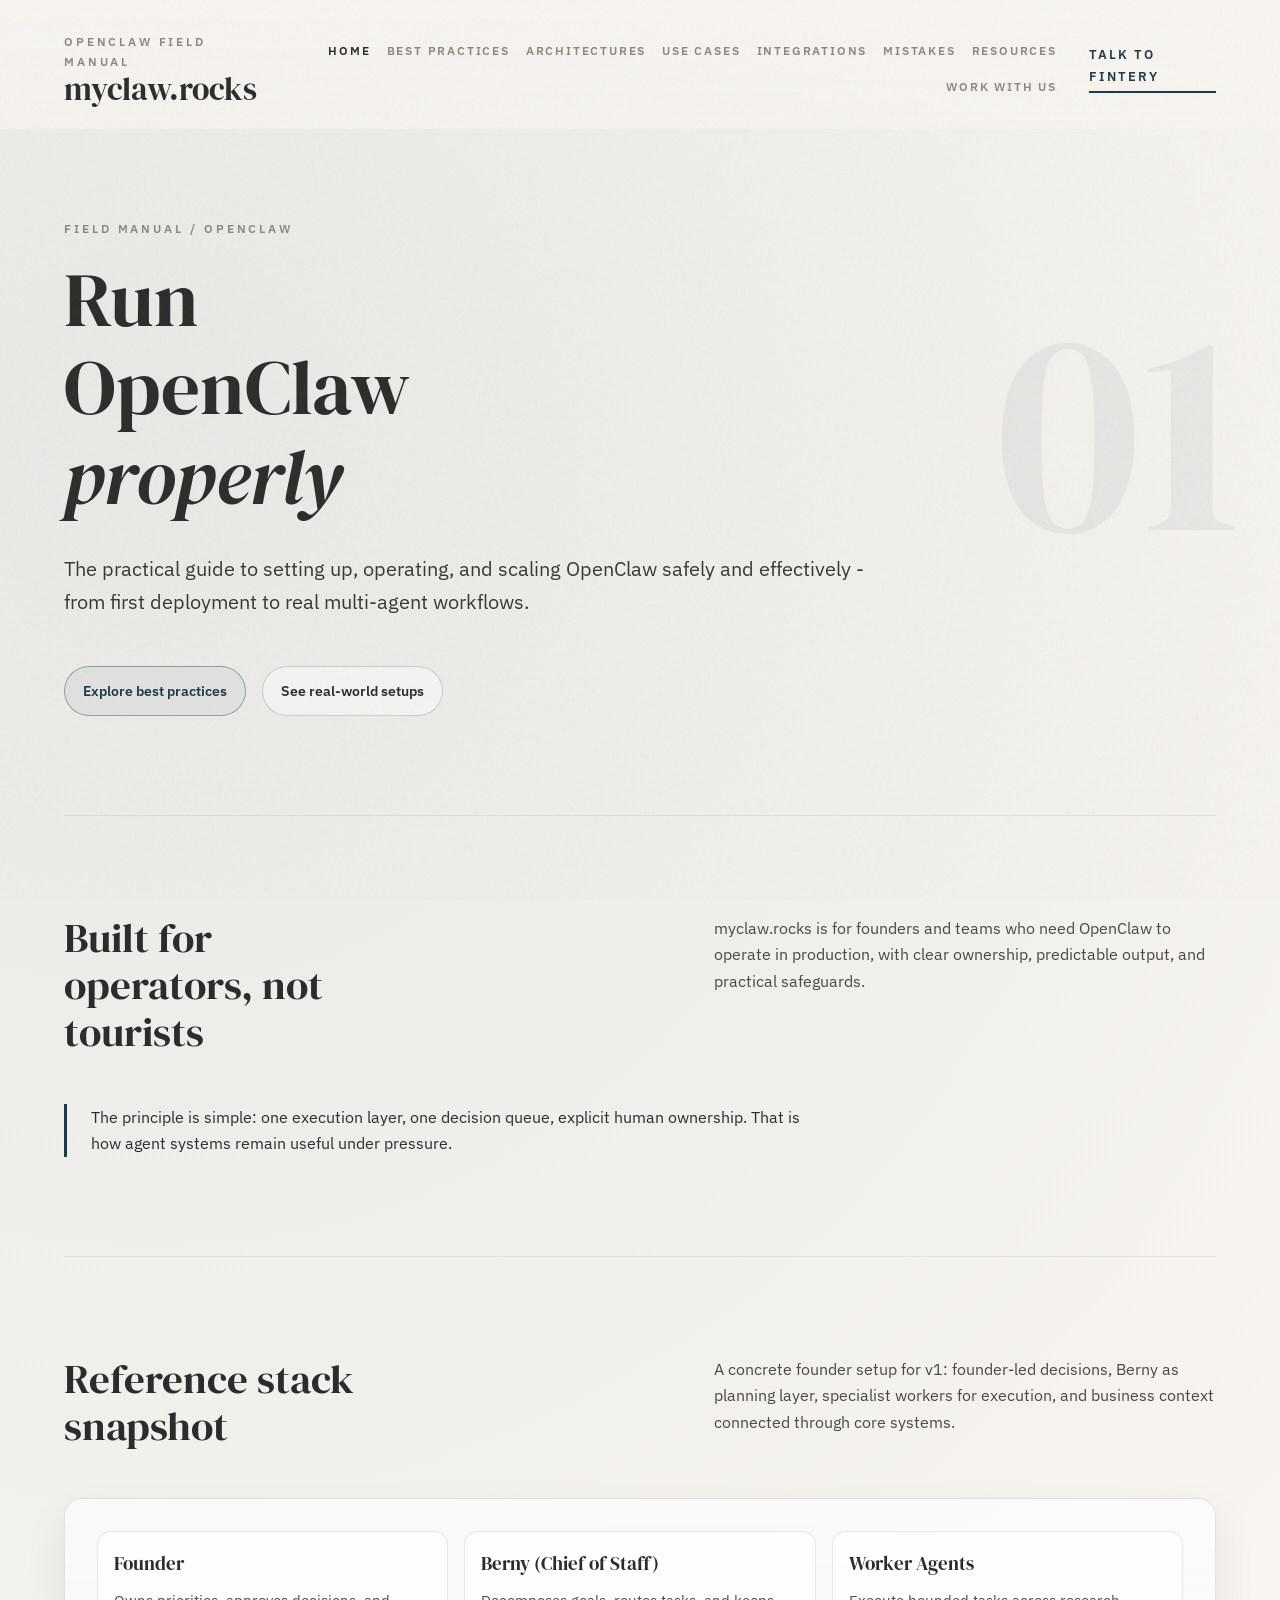
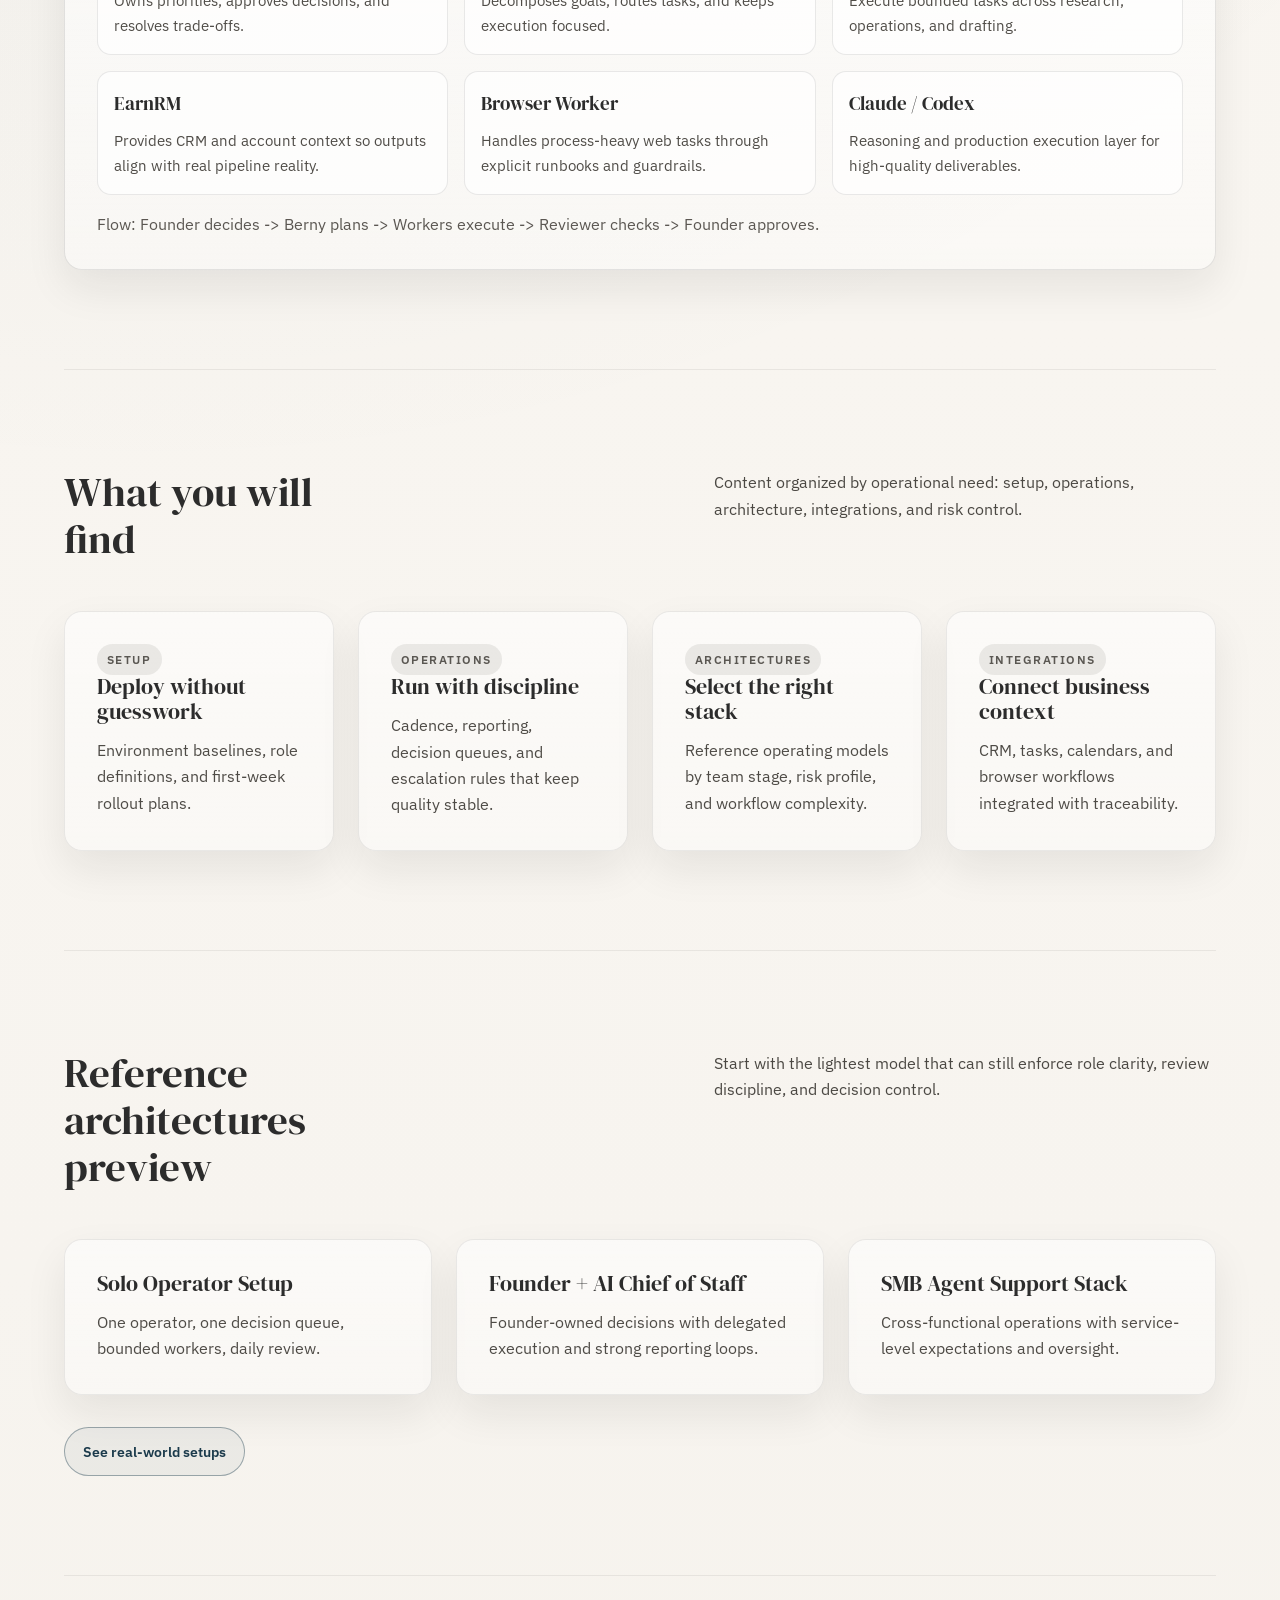
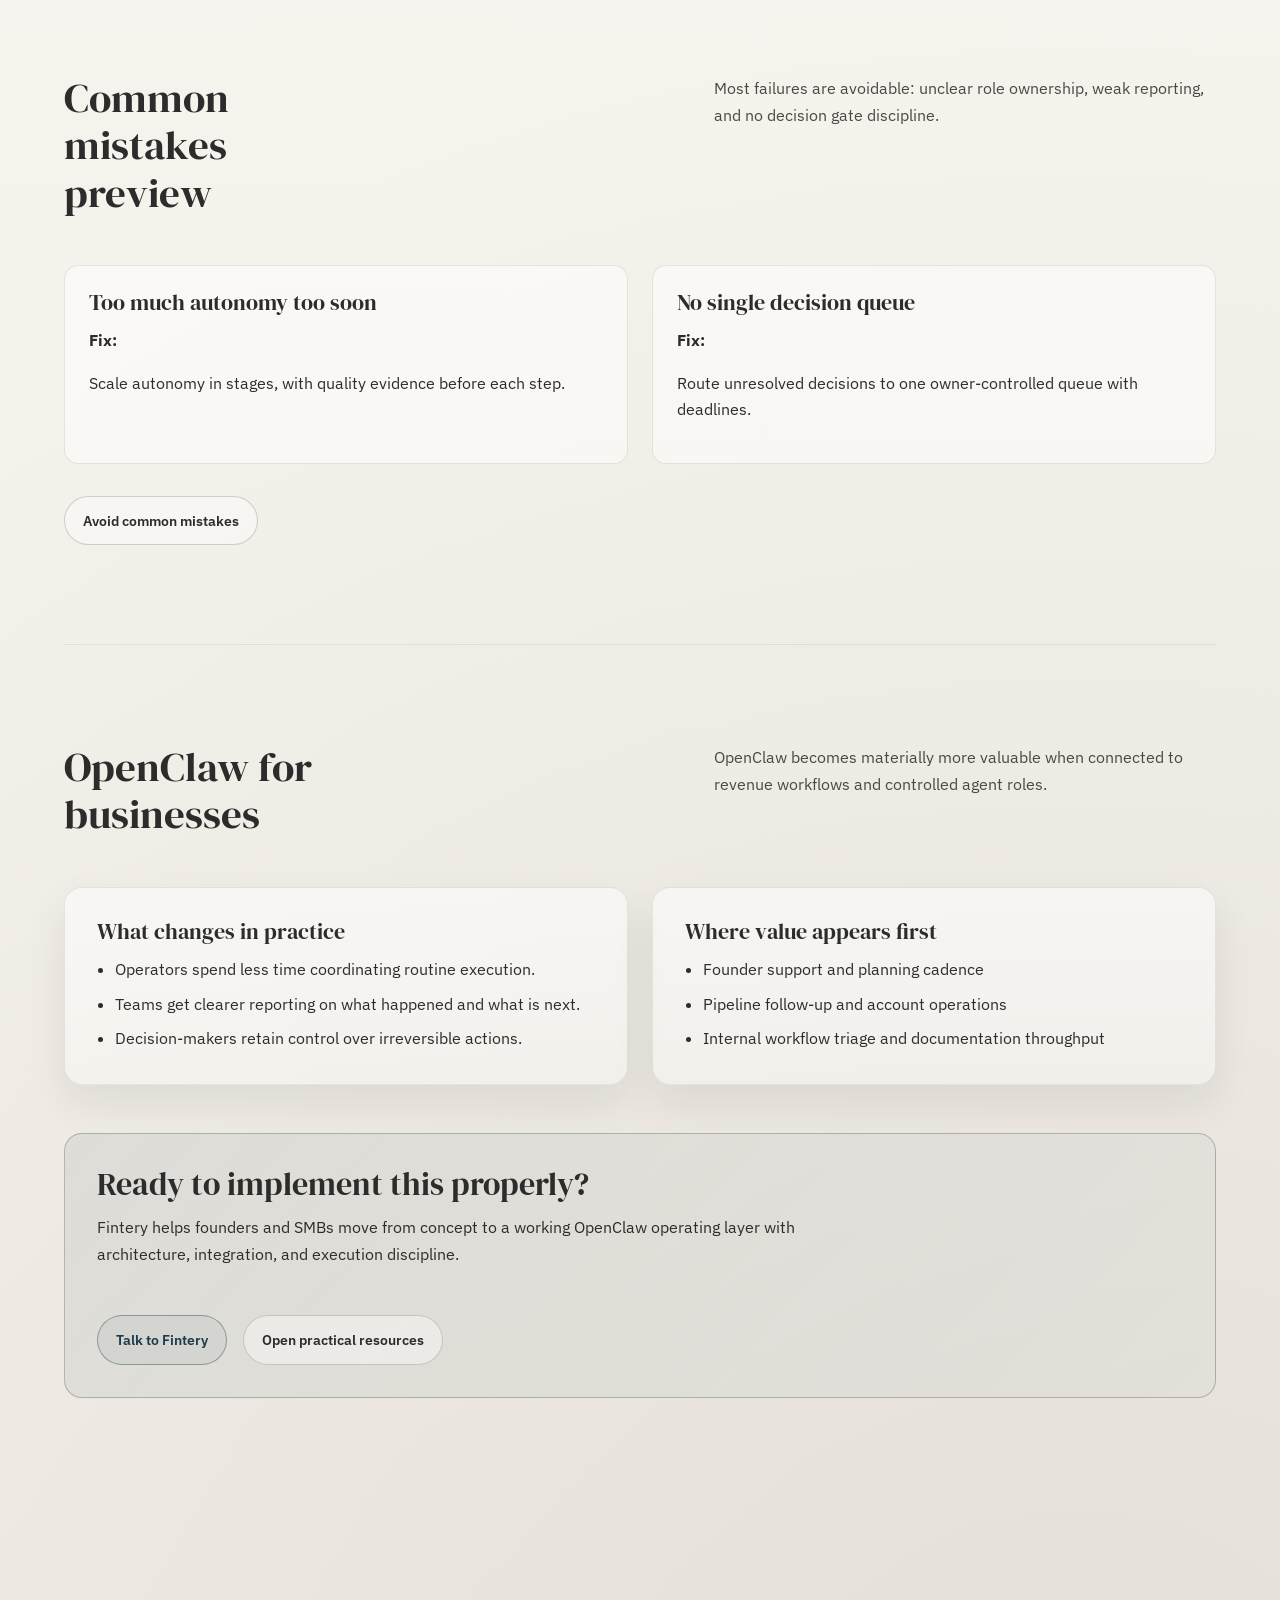
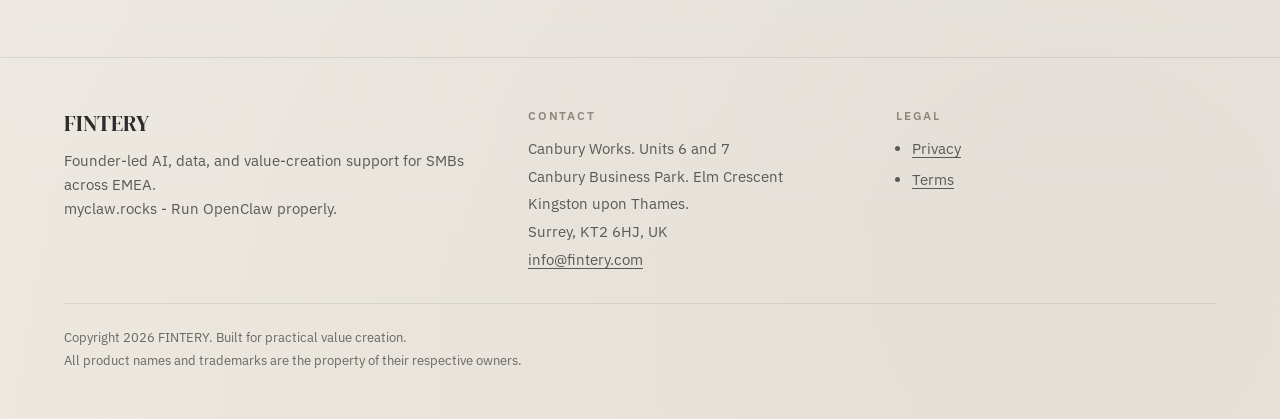
<file: index.html>
<!doctype html>
<html lang="en">
  <head>
    <meta charset="UTF-8" />
    <meta name="viewport" content="width=device-width, initial-scale=1.0" />
    <title>myclaw.rocks | Run OpenClaw properly</title>
    <meta
      name="description"
      content="The practical guide to setting up, operating, and scaling OpenClaw safely and effectively."
    />
    <link rel="stylesheet" href="assets/css/styles.css" />
  </head>
  <body>
    <div data-site-header></div>

    <main class="site-shell">
      <section class="hero reveal">
        <p class="kicker">Field Manual / OpenClaw</p>
        <h1>Run OpenClaw <em>properly</em></h1>
        <p class="lede">
          The practical guide to setting up, operating, and scaling OpenClaw safely and effectively - from first
          deployment to real multi-agent workflows.
        </p>
        <div class="hero-actions">
          <a class="btn btn-primary" href="best-practices.html">Explore best practices</a>
          <a class="btn btn-secondary" href="architectures.html">See real-world setups</a>
        </div>
      </section>

      <section class="reveal">
        <div class="section-head">
          <h2 class="section-title">Built for operators, not tourists</h2>
          <p class="section-summary">
            myclaw.rocks is for founders and teams who need OpenClaw to operate in production, with clear ownership,
            predictable output, and practical safeguards.
          </p>
        </div>
        <div class="pillar">
          The principle is simple: one execution layer, one decision queue, explicit human ownership. That is how agent
          systems remain useful under pressure.
        </div>
      </section>

      <section class="reveal">
        <div class="section-head">
          <h2 class="section-title">Reference stack snapshot</h2>
          <p class="section-summary">
            A concrete founder setup for v1: founder-led decisions, Berny as planning layer, specialist workers for
            execution, and business context connected through core systems.
          </p>
        </div>
        <article class="flow-board">
          <div class="flow-grid">
            <article class="flow-node">
              <strong>Founder</strong>
              <p>Owns priorities, approves decisions, and resolves trade-offs.</p>
            </article>
            <article class="flow-node">
              <strong>Berny (Chief of Staff)</strong>
              <p>Decomposes goals, routes tasks, and keeps execution focused.</p>
            </article>
            <article class="flow-node">
              <strong>Worker Agents</strong>
              <p>Execute bounded tasks across research, operations, and drafting.</p>
            </article>
            <article class="flow-node">
              <strong>EarnRM</strong>
              <p>Provides CRM and account context so outputs align with real pipeline reality.</p>
            </article>
            <article class="flow-node">
              <strong>Browser Worker</strong>
              <p>Handles process-heavy web tasks through explicit runbooks and guardrails.</p>
            </article>
            <article class="flow-node">
              <strong>Claude / Codex</strong>
              <p>Reasoning and production execution layer for high-quality deliverables.</p>
            </article>
          </div>
          <p class="flow-caption">
            Flow: Founder decides -> Berny plans -> Workers execute -> Reviewer checks -> Founder approves.
          </p>
        </article>
      </section>

      <section class="reveal">
        <div class="section-head">
          <h2 class="section-title">What you will find</h2>
          <p class="section-summary">
            Content organized by operational need: setup, operations, architecture, integrations, and risk control.
          </p>
        </div>
        <div class="grid-4">
          <article class="data-card">
            <span class="badge">Setup</span>
            <h3>Deploy without guesswork</h3>
            <p>Environment baselines, role definitions, and first-week rollout plans.</p>
          </article>
          <article class="data-card">
            <span class="badge">Operations</span>
            <h3>Run with discipline</h3>
            <p>Cadence, reporting, decision queues, and escalation rules that keep quality stable.</p>
          </article>
          <article class="data-card">
            <span class="badge">Architectures</span>
            <h3>Select the right stack</h3>
            <p>Reference operating models by team stage, risk profile, and workflow complexity.</p>
          </article>
          <article class="data-card">
            <span class="badge">Integrations</span>
            <h3>Connect business context</h3>
            <p>CRM, tasks, calendars, and browser workflows integrated with traceability.</p>
          </article>
        </div>
      </section>

      <section class="reveal">
        <div class="section-head">
          <h2 class="section-title">Reference architectures preview</h2>
          <p class="section-summary">
            Start with the lightest model that can still enforce role clarity, review discipline, and decision control.
          </p>
        </div>
        <div class="grid-3">
          <article class="stack-card">
            <h3>Solo Operator Setup</h3>
            <p>One operator, one decision queue, bounded workers, daily review.</p>
          </article>
          <article class="stack-card">
            <h3>Founder + AI Chief of Staff</h3>
            <p>Founder-owned decisions with delegated execution and strong reporting loops.</p>
          </article>
          <article class="stack-card">
            <h3>SMB Agent Support Stack</h3>
            <p>Cross-functional operations with service-level expectations and oversight.</p>
          </article>
        </div>
        <div class="cta-strip">
          <a class="btn btn-primary" href="architectures.html">See real-world setups</a>
        </div>
      </section>

      <section class="reveal">
        <div class="section-head">
          <h2 class="section-title">Common mistakes preview</h2>
          <p class="section-summary">
            Most failures are avoidable: unclear role ownership, weak reporting, and no decision gate discipline.
          </p>
        </div>
        <div class="mistake-grid">
          <article class="mistake">
            <h4>Too much autonomy too soon</h4>
            <strong>Fix:</strong>
            <p>Scale autonomy in stages, with quality evidence before each step.</p>
          </article>
          <article class="mistake">
            <h4>No single decision queue</h4>
            <strong>Fix:</strong>
            <p>Route unresolved decisions to one owner-controlled queue with deadlines.</p>
          </article>
        </div>
        <div class="cta-strip">
          <a class="btn btn-secondary" href="mistakes.html">Avoid common mistakes</a>
        </div>
      </section>

      <section class="reveal">
        <div class="section-head">
          <h2 class="section-title">OpenClaw for businesses</h2>
          <p class="section-summary">
            OpenClaw becomes materially more valuable when connected to revenue workflows and controlled agent roles.
          </p>
        </div>
        <div class="grid-2">
          <article class="card">
            <h3>What changes in practice</h3>
            <ul class="op-list">
              <li>Operators spend less time coordinating routine execution.</li>
              <li>Teams get clearer reporting on what happened and what is next.</li>
              <li>Decision-makers retain control over irreversible actions.</li>
            </ul>
          </article>
          <article class="card">
            <h3>Where value appears first</h3>
            <ul class="op-list">
              <li>Founder support and planning cadence</li>
              <li>Pipeline follow-up and account operations</li>
              <li>Internal workflow triage and documentation throughput</li>
            </ul>
          </article>
        </div>
        <div class="callout">
          <h3>Ready to implement this properly?</h3>
          <p>
            Fintery helps founders and SMBs move from concept to a working OpenClaw operating layer with architecture,
            integration, and execution discipline.
          </p>
          <div class="hero-actions">
            <a class="btn btn-primary" href="work-with-us.html">Talk to Fintery</a>
            <a class="btn btn-secondary" href="resources.html">Open practical resources</a>
          </div>
        </div>
      </section>
    </main>

    <div data-site-footer></div>
    <script src="assets/js/site.js"></script>
  </body>
</html>
</file>
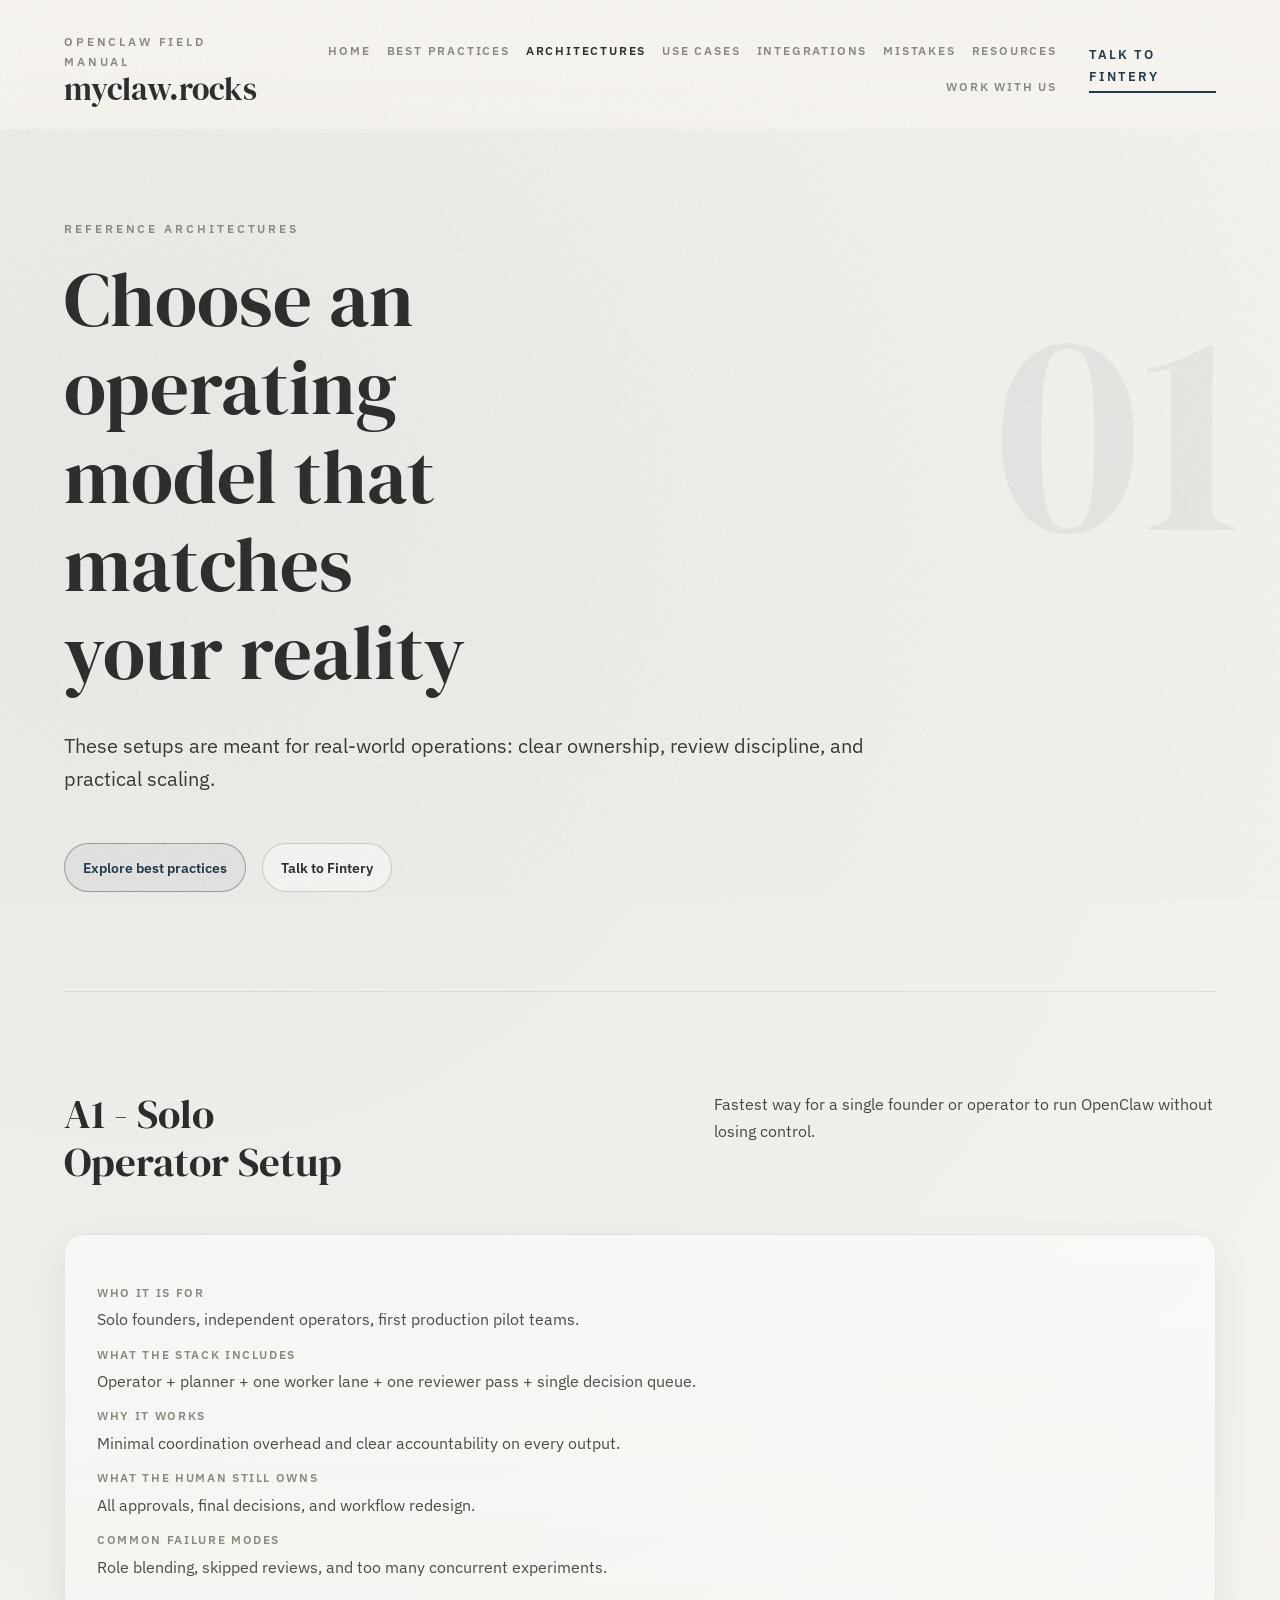
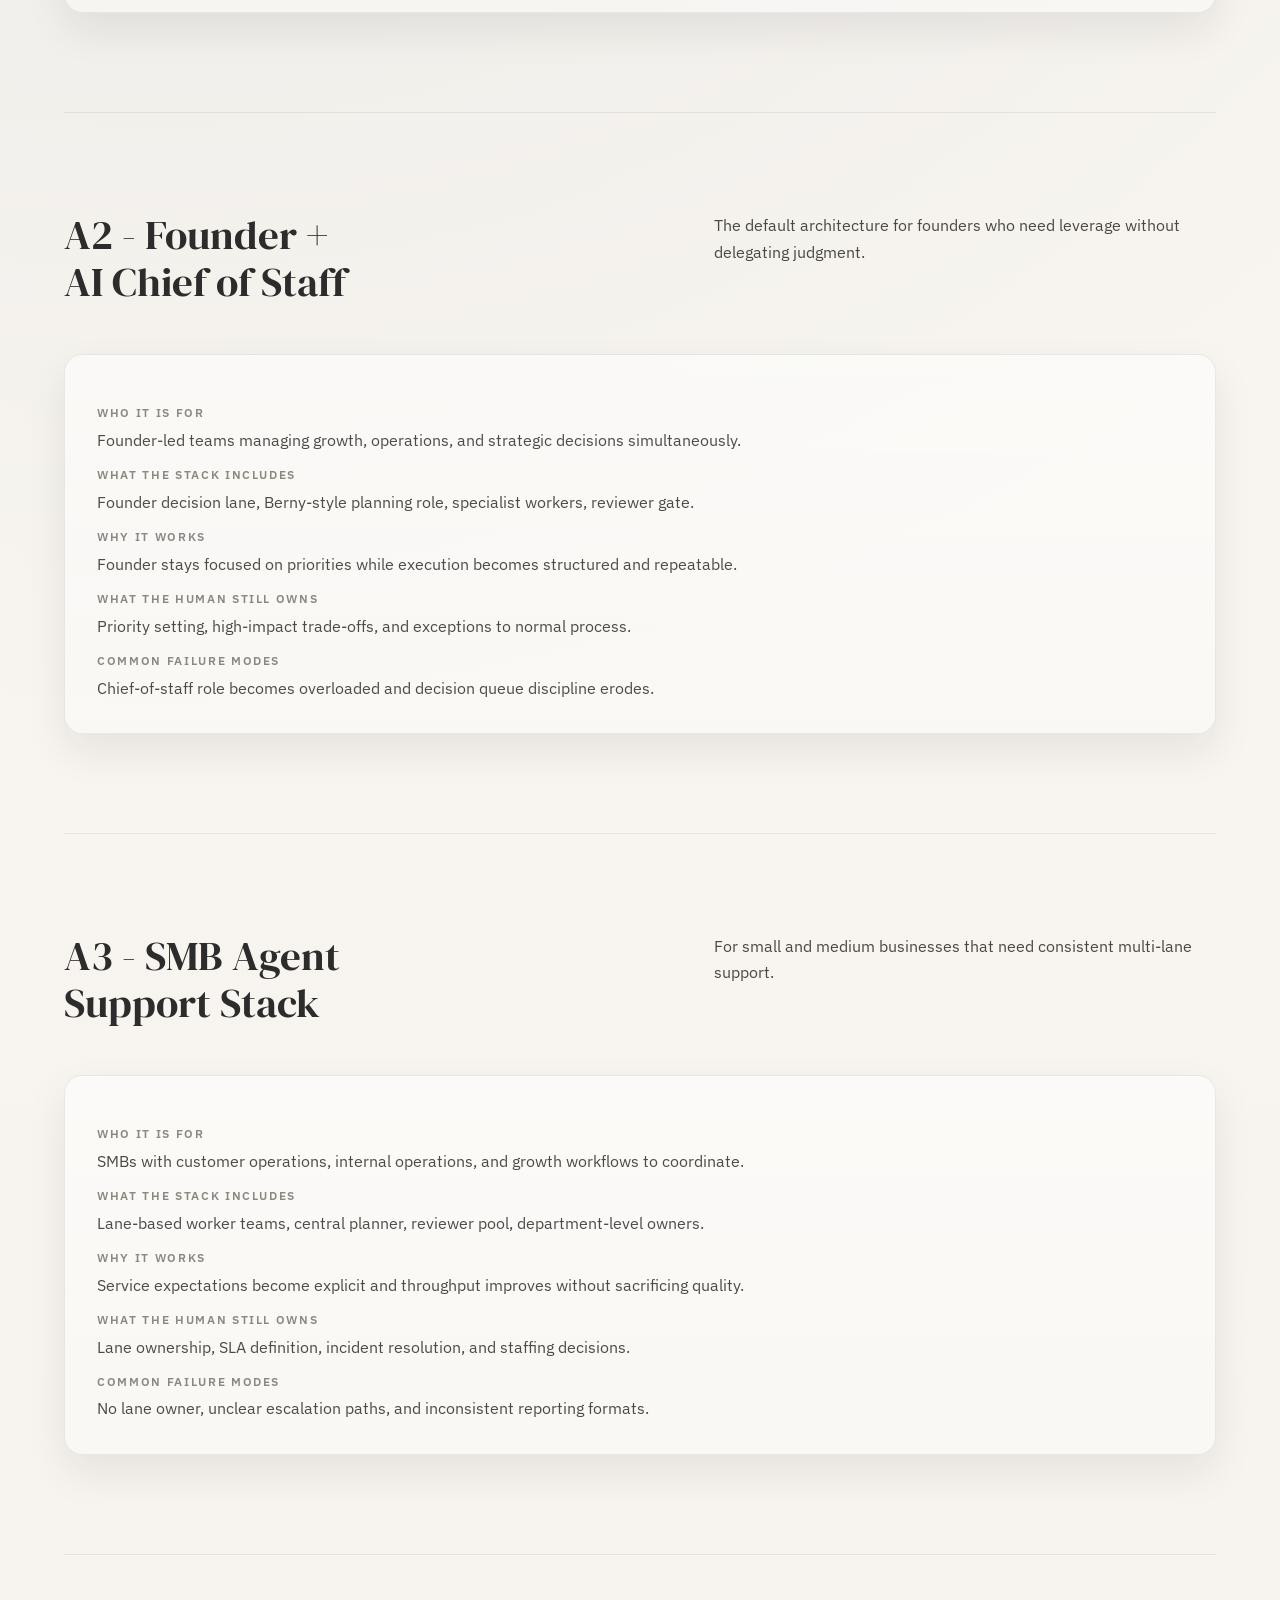
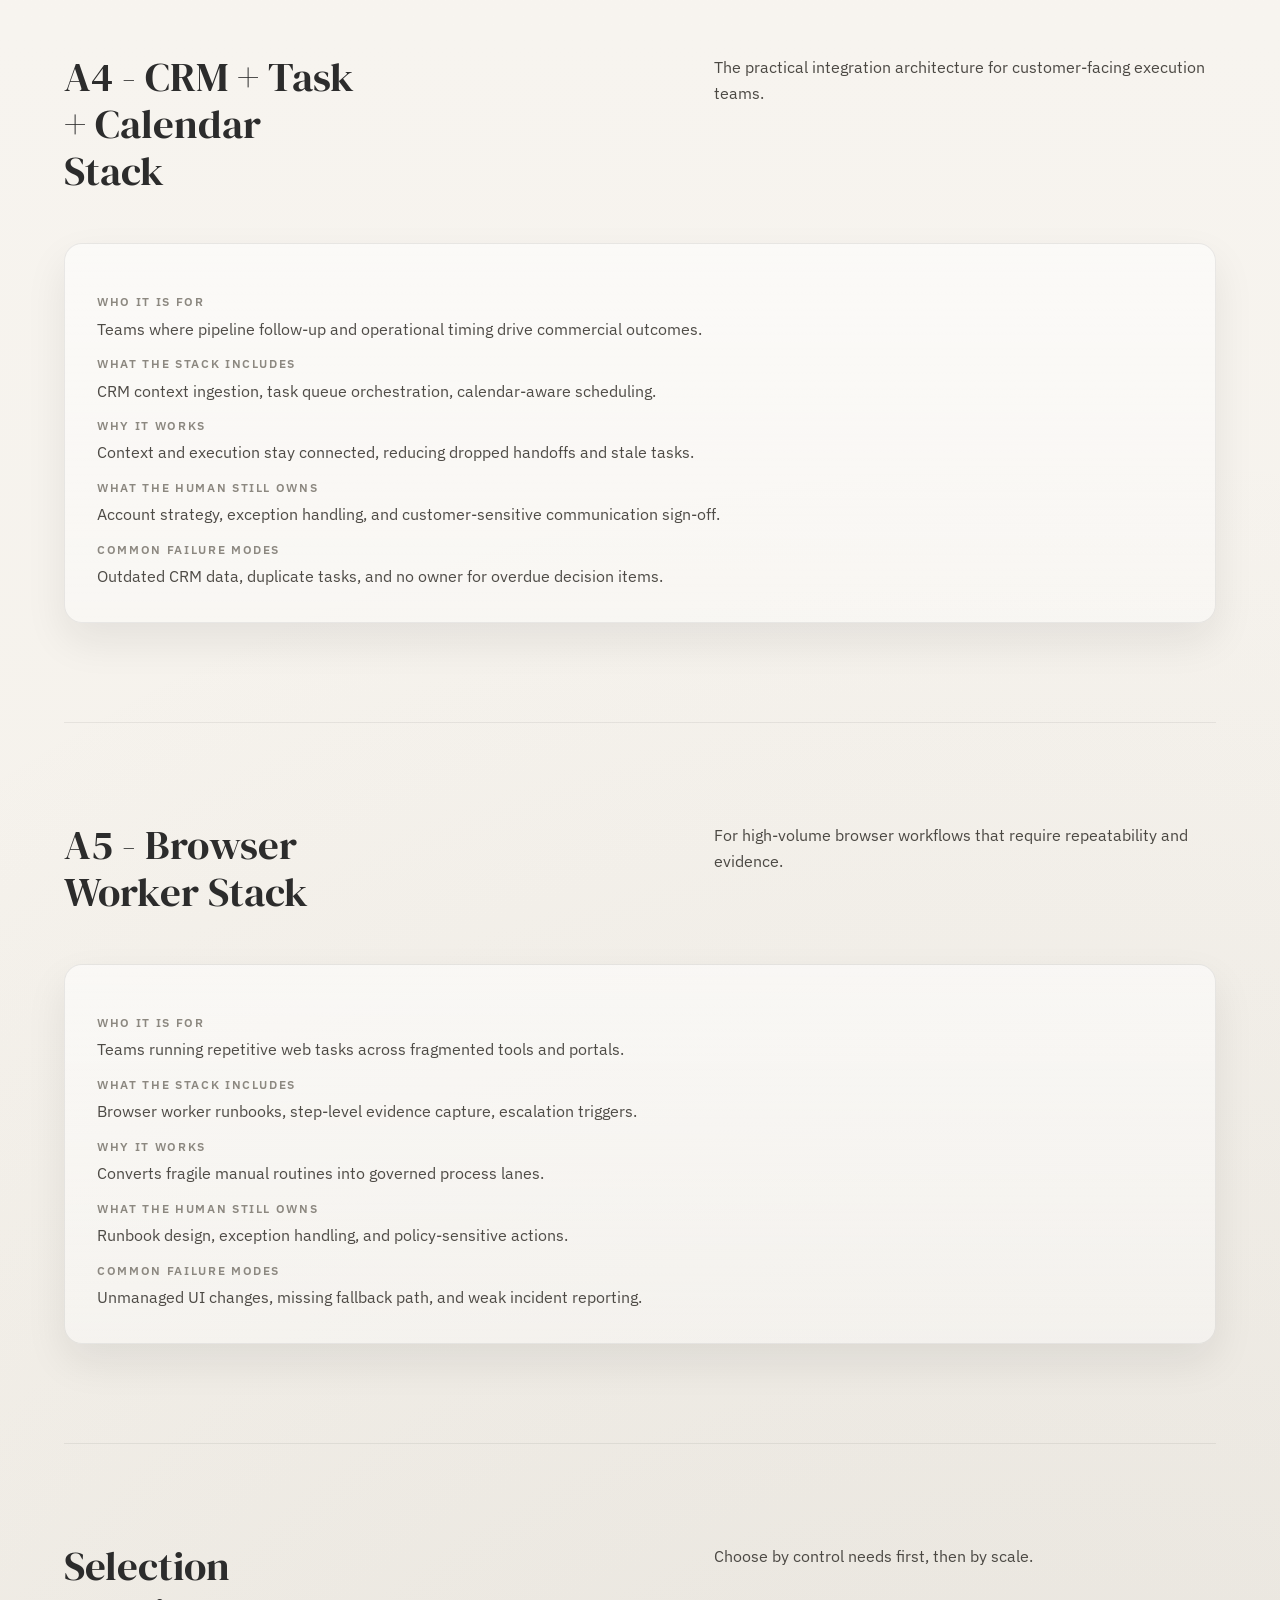
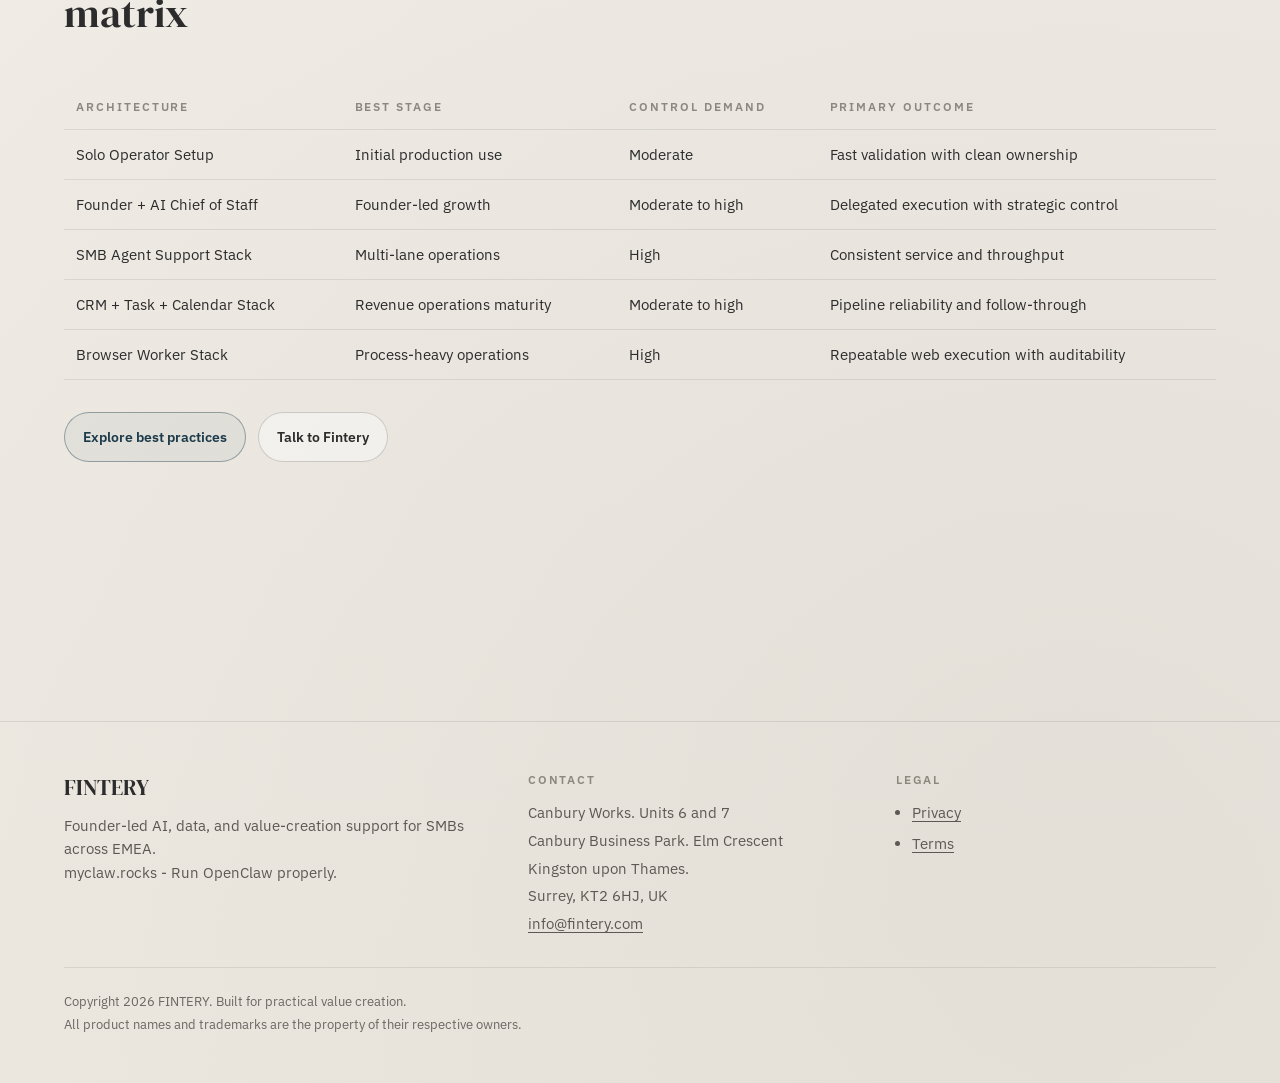
<file: architectures.html>
<!doctype html>
<html lang="en">
  <head>
    <meta charset="UTF-8" />
    <meta name="viewport" content="width=device-width, initial-scale=1.0" />
    <title>Architectures | myclaw.rocks</title>
    <meta
      name="description"
      content="Reference OpenClaw architectures with practical guidance on stack design, ownership, and failure modes."
    />
    <link rel="stylesheet" href="assets/css/styles.css" />
  </head>
  <body>
    <div data-site-header></div>

    <main class="site-shell">
      <section class="hero reveal">
        <p class="kicker">Reference Architectures</p>
        <h1>Choose an operating model that matches your reality</h1>
        <p class="lede">
          These setups are meant for real-world operations: clear ownership, review discipline, and practical scaling.
        </p>
        <div class="hero-actions">
          <a class="btn btn-primary" href="best-practices.html">Explore best practices</a>
          <a class="btn btn-secondary" href="work-with-us.html">Talk to Fintery</a>
        </div>
      </section>

      <section class="reveal">
        <div class="section-head">
          <h2 class="section-title">A1 - Solo Operator Setup</h2>
          <p class="section-summary">Fastest way for a single founder or operator to run OpenClaw without losing control.</p>
        </div>
        <article class="stack-card">
          <div class="architecture-detail">
            <p><span class="label">Who it is for</span>Solo founders, independent operators, first production pilot teams.</p>
            <p><span class="label">What the stack includes</span>Operator + planner + one worker lane + one reviewer pass + single decision queue.</p>
            <p><span class="label">Why it works</span>Minimal coordination overhead and clear accountability on every output.</p>
            <p><span class="label">What the human still owns</span>All approvals, final decisions, and workflow redesign.</p>
            <p><span class="label">Common failure modes</span>Role blending, skipped reviews, and too many concurrent experiments.</p>
          </div>
        </article>
      </section>

      <section class="reveal">
        <div class="section-head">
          <h2 class="section-title">A2 - Founder + AI Chief of Staff</h2>
          <p class="section-summary">The default architecture for founders who need leverage without delegating judgment.</p>
        </div>
        <article class="stack-card">
          <div class="architecture-detail">
            <p><span class="label">Who it is for</span>Founder-led teams managing growth, operations, and strategic decisions simultaneously.</p>
            <p><span class="label">What the stack includes</span>Founder decision lane, Berny-style planning role, specialist workers, reviewer gate.</p>
            <p><span class="label">Why it works</span>Founder stays focused on priorities while execution becomes structured and repeatable.</p>
            <p><span class="label">What the human still owns</span>Priority setting, high-impact trade-offs, and exceptions to normal process.</p>
            <p><span class="label">Common failure modes</span>Chief-of-staff role becomes overloaded and decision queue discipline erodes.</p>
          </div>
        </article>
      </section>

      <section class="reveal">
        <div class="section-head">
          <h2 class="section-title">A3 - SMB Agent Support Stack</h2>
          <p class="section-summary">For small and medium businesses that need consistent multi-lane support.</p>
        </div>
        <article class="stack-card">
          <div class="architecture-detail">
            <p><span class="label">Who it is for</span>SMBs with customer operations, internal operations, and growth workflows to coordinate.</p>
            <p><span class="label">What the stack includes</span>Lane-based worker teams, central planner, reviewer pool, department-level owners.</p>
            <p><span class="label">Why it works</span>Service expectations become explicit and throughput improves without sacrificing quality.</p>
            <p><span class="label">What the human still owns</span>Lane ownership, SLA definition, incident resolution, and staffing decisions.</p>
            <p><span class="label">Common failure modes</span>No lane owner, unclear escalation paths, and inconsistent reporting formats.</p>
          </div>
        </article>
      </section>

      <section class="reveal">
        <div class="section-head">
          <h2 class="section-title">A4 - CRM + Task + Calendar Stack</h2>
          <p class="section-summary">The practical integration architecture for customer-facing execution teams.</p>
        </div>
        <article class="stack-card">
          <div class="architecture-detail">
            <p><span class="label">Who it is for</span>Teams where pipeline follow-up and operational timing drive commercial outcomes.</p>
            <p><span class="label">What the stack includes</span>CRM context ingestion, task queue orchestration, calendar-aware scheduling.</p>
            <p><span class="label">Why it works</span>Context and execution stay connected, reducing dropped handoffs and stale tasks.</p>
            <p><span class="label">What the human still owns</span>Account strategy, exception handling, and customer-sensitive communication sign-off.</p>
            <p><span class="label">Common failure modes</span>Outdated CRM data, duplicate tasks, and no owner for overdue decision items.</p>
          </div>
        </article>
      </section>

      <section class="reveal">
        <div class="section-head">
          <h2 class="section-title">A5 - Browser Worker Stack</h2>
          <p class="section-summary">For high-volume browser workflows that require repeatability and evidence.</p>
        </div>
        <article class="stack-card">
          <div class="architecture-detail">
            <p><span class="label">Who it is for</span>Teams running repetitive web tasks across fragmented tools and portals.</p>
            <p><span class="label">What the stack includes</span>Browser worker runbooks, step-level evidence capture, escalation triggers.</p>
            <p><span class="label">Why it works</span>Converts fragile manual routines into governed process lanes.</p>
            <p><span class="label">What the human still owns</span>Runbook design, exception handling, and policy-sensitive actions.</p>
            <p><span class="label">Common failure modes</span>Unmanaged UI changes, missing fallback path, and weak incident reporting.</p>
          </div>
        </article>
      </section>

      <section class="reveal">
        <div class="section-head">
          <h2 class="section-title">Selection matrix</h2>
          <p class="section-summary">Choose by control needs first, then by scale.</p>
        </div>
        <table class="matrix">
          <thead>
            <tr>
              <th>Architecture</th>
              <th>Best stage</th>
              <th>Control demand</th>
              <th>Primary outcome</th>
            </tr>
          </thead>
          <tbody>
            <tr>
              <td>Solo Operator Setup</td>
              <td>Initial production use</td>
              <td>Moderate</td>
              <td>Fast validation with clean ownership</td>
            </tr>
            <tr>
              <td>Founder + AI Chief of Staff</td>
              <td>Founder-led growth</td>
              <td>Moderate to high</td>
              <td>Delegated execution with strategic control</td>
            </tr>
            <tr>
              <td>SMB Agent Support Stack</td>
              <td>Multi-lane operations</td>
              <td>High</td>
              <td>Consistent service and throughput</td>
            </tr>
            <tr>
              <td>CRM + Task + Calendar Stack</td>
              <td>Revenue operations maturity</td>
              <td>Moderate to high</td>
              <td>Pipeline reliability and follow-through</td>
            </tr>
            <tr>
              <td>Browser Worker Stack</td>
              <td>Process-heavy operations</td>
              <td>High</td>
              <td>Repeatable web execution with auditability</td>
            </tr>
          </tbody>
        </table>
        <div class="cta-strip">
          <a class="btn btn-primary" href="best-practices.html">Explore best practices</a>
          <a class="btn btn-secondary" href="work-with-us.html">Talk to Fintery</a>
        </div>
      </section>
    </main>

    <div data-site-footer></div>
    <script src="assets/js/site.js"></script>
  </body>
</html>
</file>
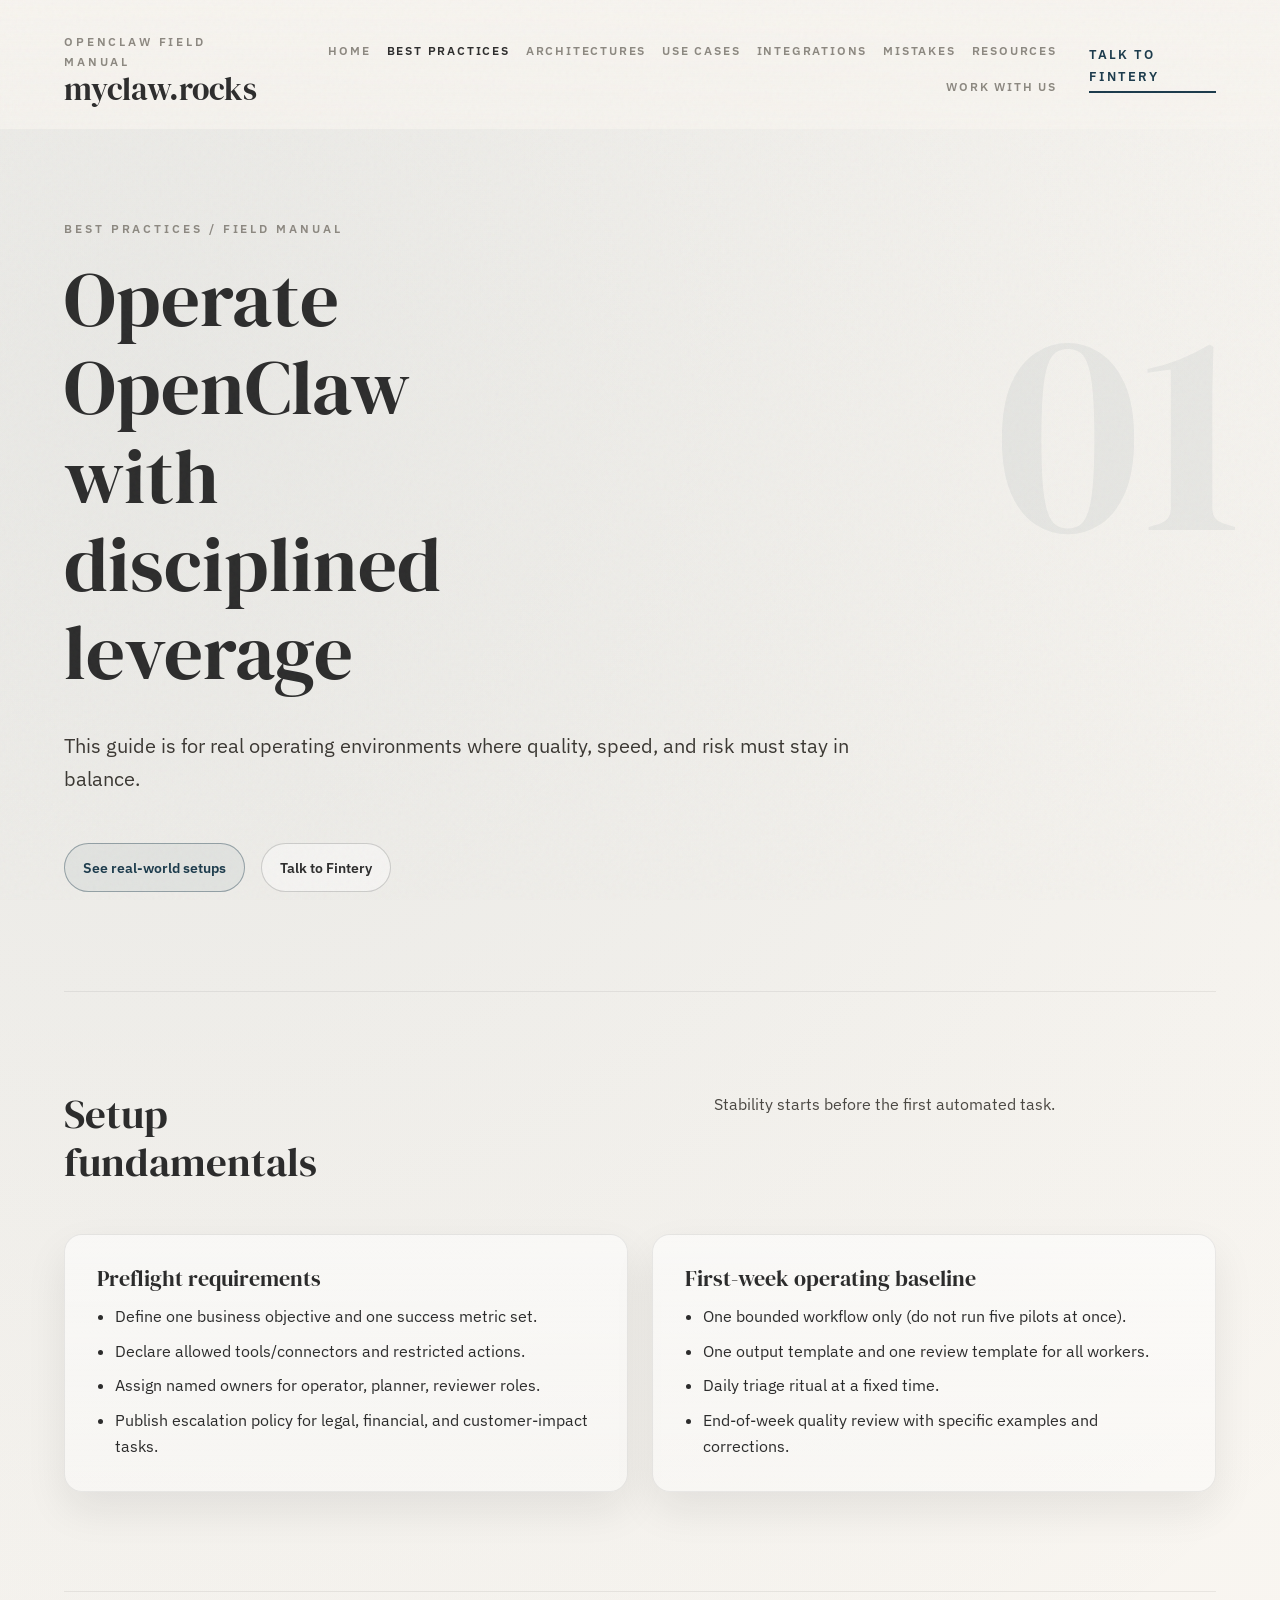
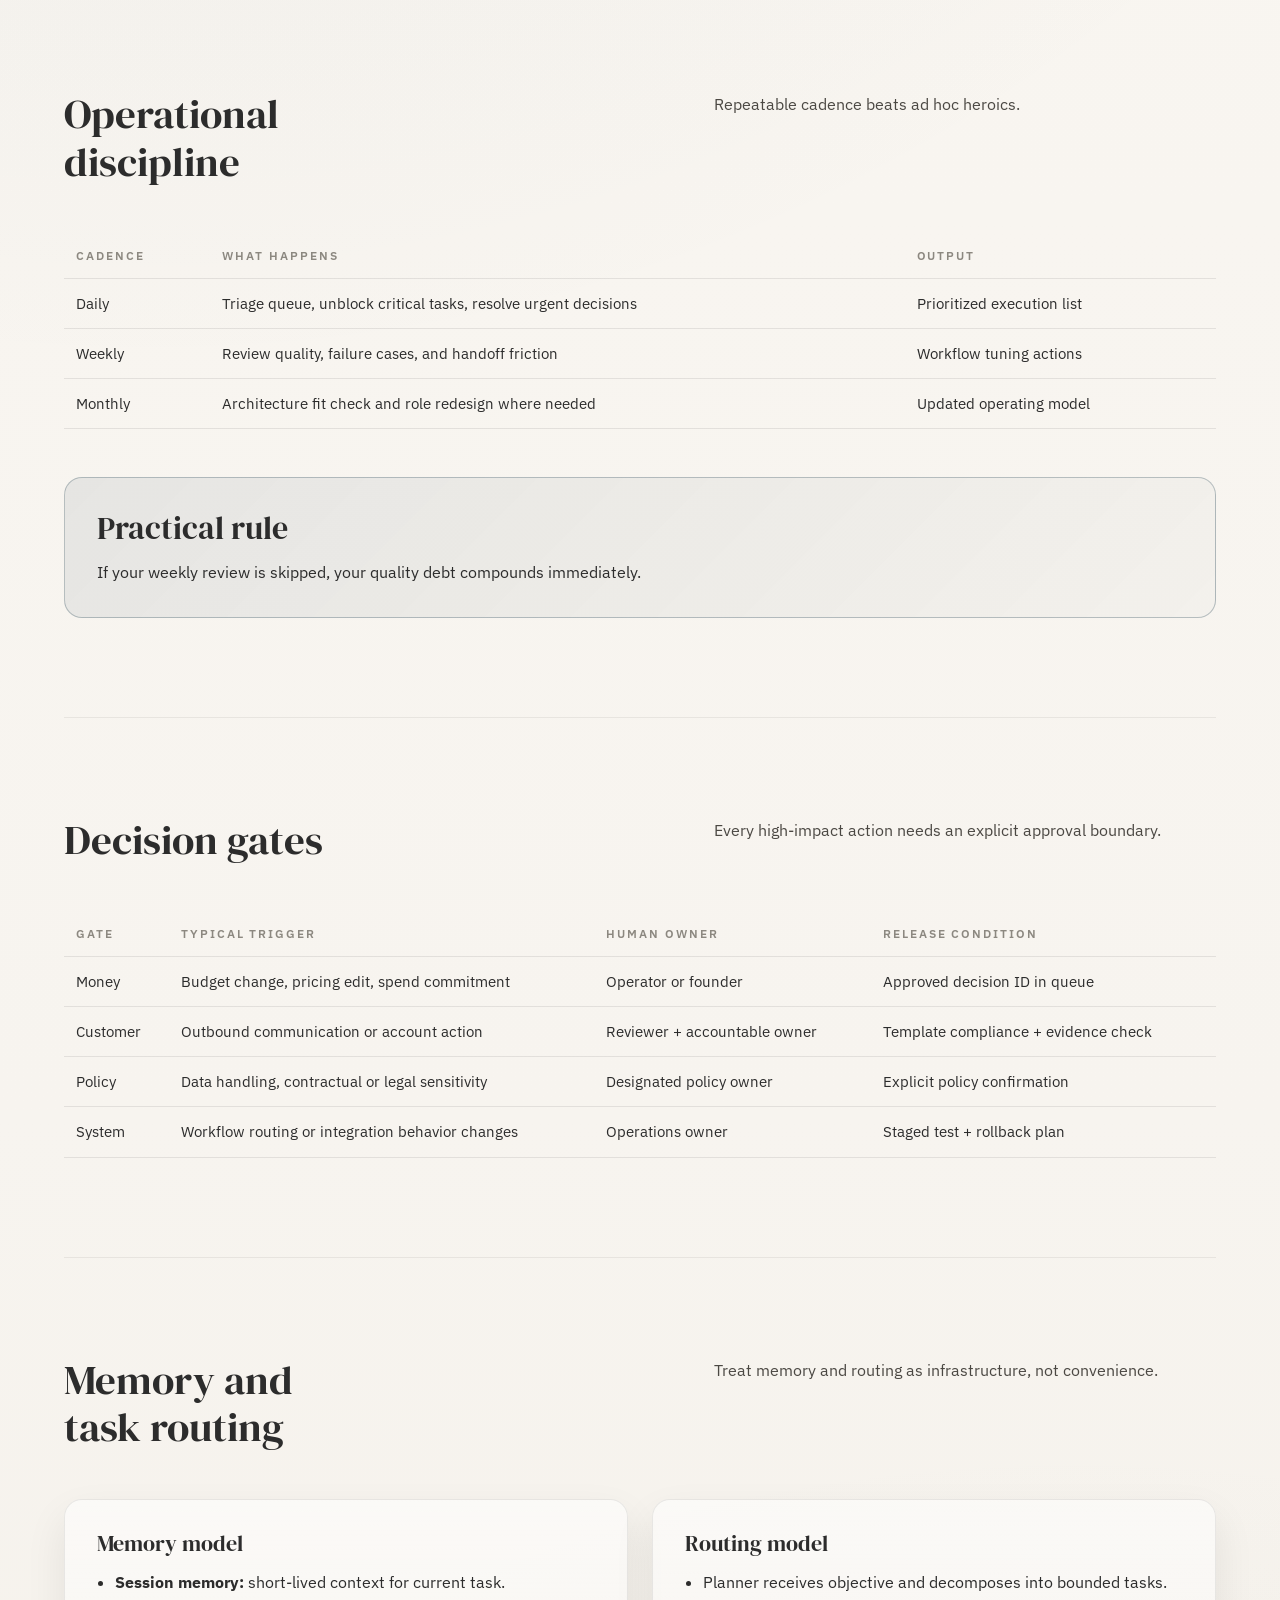
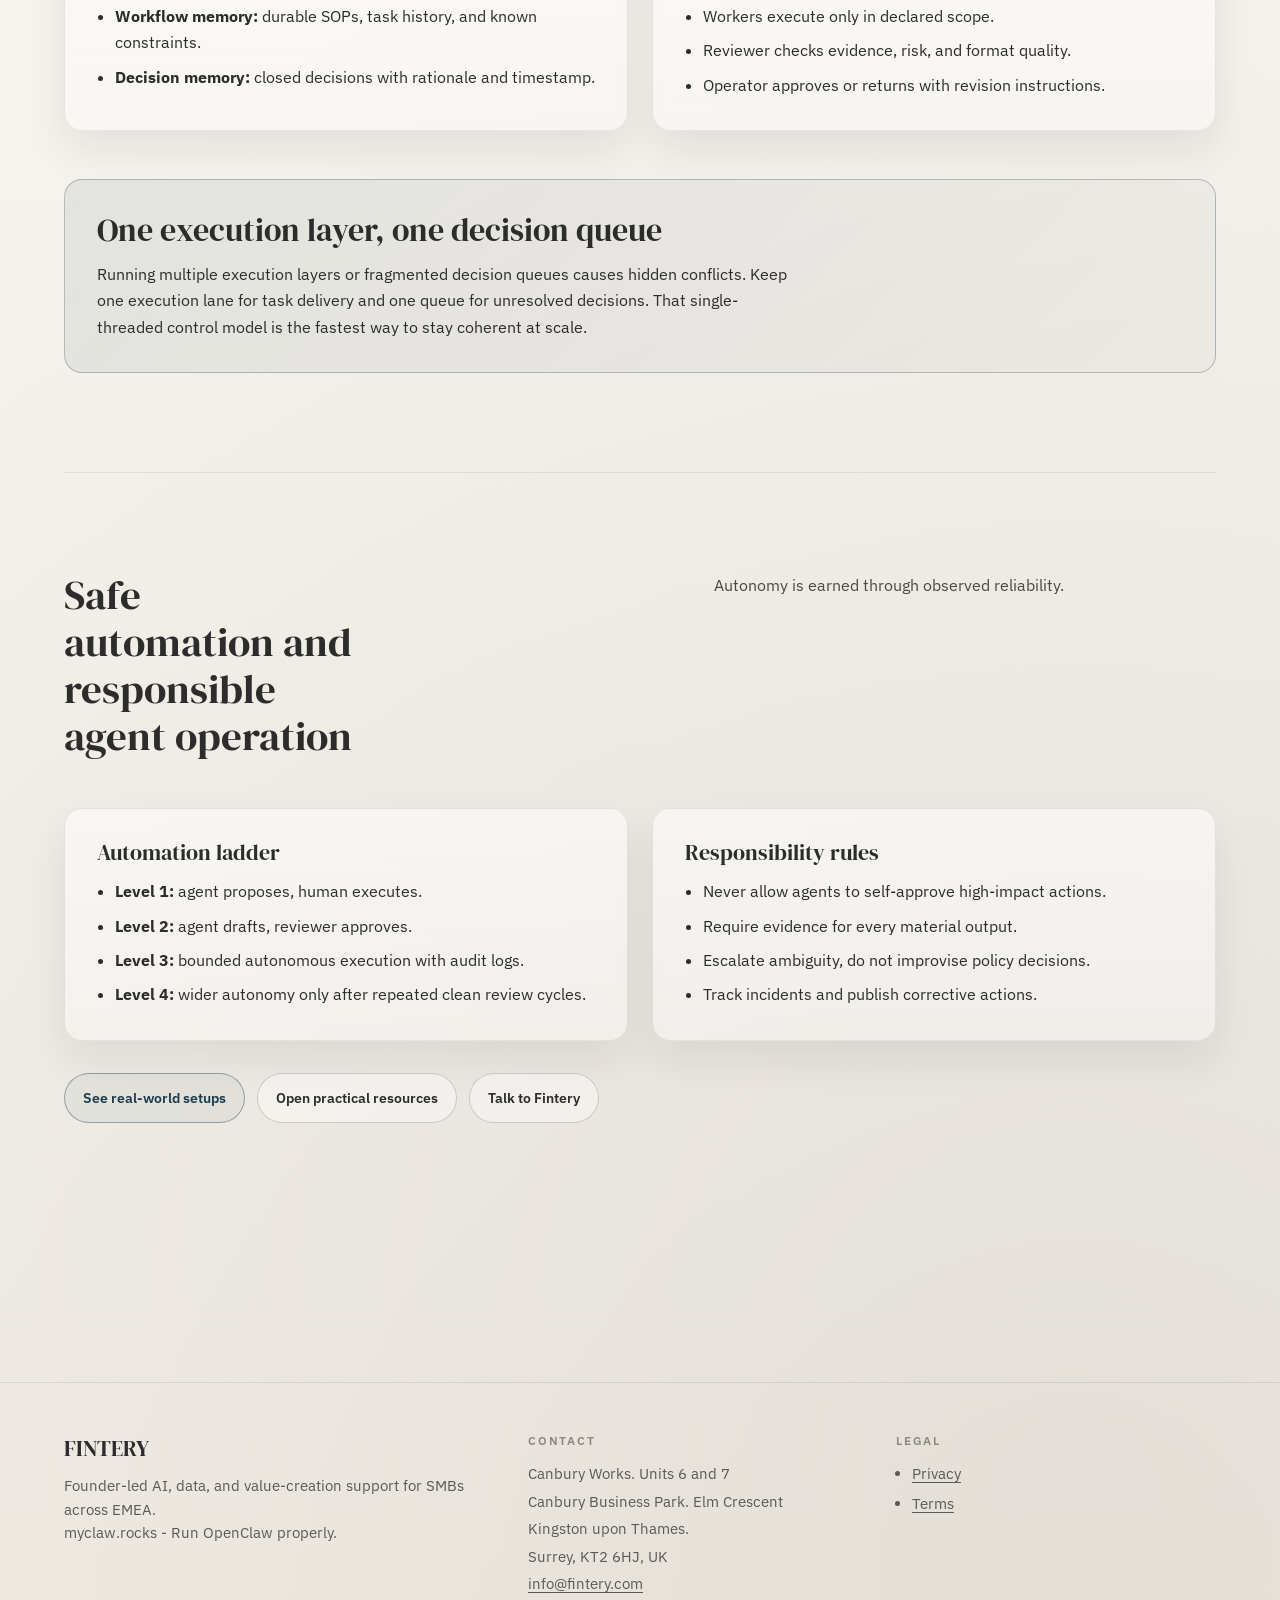
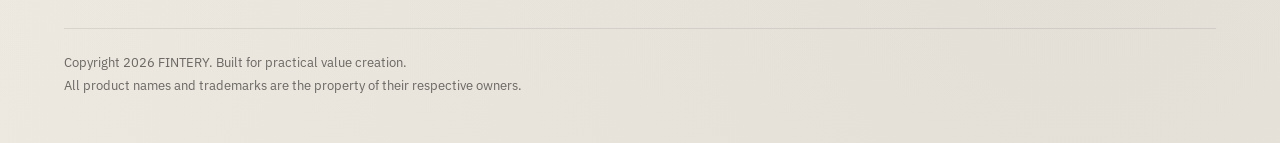
<file: best-practices.html>
<!doctype html>
<html lang="en">
  <head>
    <meta charset="UTF-8" />
    <meta name="viewport" content="width=device-width, initial-scale=1.0" />
    <title>Best Practices | myclaw.rocks</title>
    <meta
      name="description"
      content="Field manual best practices for running OpenClaw safely, clearly, and at operator-grade quality."
    />
    <link rel="stylesheet" href="assets/css/styles.css" />
  </head>
  <body>
    <div data-site-header></div>

    <main class="site-shell">
      <section class="hero reveal">
        <p class="kicker">Best Practices / Field Manual</p>
        <h1>Operate OpenClaw with disciplined leverage</h1>
        <p class="lede">
          This guide is for real operating environments where quality, speed, and risk must stay in balance.
        </p>
        <div class="hero-actions">
          <a class="btn btn-primary" href="architectures.html">See real-world setups</a>
          <a class="btn btn-secondary" href="work-with-us.html">Talk to Fintery</a>
        </div>
      </section>

      <section class="reveal">
        <div class="section-head">
          <h2 class="section-title">Setup fundamentals</h2>
          <p class="section-summary">Stability starts before the first automated task.</p>
        </div>
        <div class="grid-2">
          <article class="card">
            <h3>Preflight requirements</h3>
            <ul class="op-list">
              <li>Define one business objective and one success metric set.</li>
              <li>Declare allowed tools/connectors and restricted actions.</li>
              <li>Assign named owners for operator, planner, reviewer roles.</li>
              <li>Publish escalation policy for legal, financial, and customer-impact tasks.</li>
            </ul>
          </article>
          <article class="card">
            <h3>First-week operating baseline</h3>
            <ul class="op-list">
              <li>One bounded workflow only (do not run five pilots at once).</li>
              <li>One output template and one review template for all workers.</li>
              <li>Daily triage ritual at a fixed time.</li>
              <li>End-of-week quality review with specific examples and corrections.</li>
            </ul>
          </article>
        </div>
      </section>

      <section class="reveal">
        <div class="section-head">
          <h2 class="section-title">Operational discipline</h2>
          <p class="section-summary">Repeatable cadence beats ad hoc heroics.</p>
        </div>
        <table class="matrix">
          <thead>
            <tr>
              <th>Cadence</th>
              <th>What happens</th>
              <th>Output</th>
            </tr>
          </thead>
          <tbody>
            <tr>
              <td>Daily</td>
              <td>Triage queue, unblock critical tasks, resolve urgent decisions</td>
              <td>Prioritized execution list</td>
            </tr>
            <tr>
              <td>Weekly</td>
              <td>Review quality, failure cases, and handoff friction</td>
              <td>Workflow tuning actions</td>
            </tr>
            <tr>
              <td>Monthly</td>
              <td>Architecture fit check and role redesign where needed</td>
              <td>Updated operating model</td>
            </tr>
          </tbody>
        </table>
        <div class="callout">
          <h3>Practical rule</h3>
          <p>If your weekly review is skipped, your quality debt compounds immediately.</p>
        </div>
      </section>

      <section class="reveal">
        <div class="section-head">
          <h2 class="section-title">Decision gates</h2>
          <p class="section-summary">Every high-impact action needs an explicit approval boundary.</p>
        </div>
        <table class="matrix">
          <thead>
            <tr>
              <th>Gate</th>
              <th>Typical trigger</th>
              <th>Human owner</th>
              <th>Release condition</th>
            </tr>
          </thead>
          <tbody>
            <tr>
              <td>Money</td>
              <td>Budget change, pricing edit, spend commitment</td>
              <td>Operator or founder</td>
              <td>Approved decision ID in queue</td>
            </tr>
            <tr>
              <td>Customer</td>
              <td>Outbound communication or account action</td>
              <td>Reviewer + accountable owner</td>
              <td>Template compliance + evidence check</td>
            </tr>
            <tr>
              <td>Policy</td>
              <td>Data handling, contractual or legal sensitivity</td>
              <td>Designated policy owner</td>
              <td>Explicit policy confirmation</td>
            </tr>
            <tr>
              <td>System</td>
              <td>Workflow routing or integration behavior changes</td>
              <td>Operations owner</td>
              <td>Staged test + rollback plan</td>
            </tr>
          </tbody>
        </table>
      </section>

      <section class="reveal">
        <div class="section-head">
          <h2 class="section-title">Memory and task routing</h2>
          <p class="section-summary">Treat memory and routing as infrastructure, not convenience.</p>
        </div>
        <div class="grid-2">
          <article class="card">
            <h3>Memory model</h3>
            <ul class="op-list">
              <li><strong>Session memory:</strong> short-lived context for current task.</li>
              <li><strong>Workflow memory:</strong> durable SOPs, task history, and known constraints.</li>
              <li><strong>Decision memory:</strong> closed decisions with rationale and timestamp.</li>
            </ul>
          </article>
          <article class="card">
            <h3>Routing model</h3>
            <ul class="op-list">
              <li>Planner receives objective and decomposes into bounded tasks.</li>
              <li>Workers execute only in declared scope.</li>
              <li>Reviewer checks evidence, risk, and format quality.</li>
              <li>Operator approves or returns with revision instructions.</li>
            </ul>
          </article>
        </div>
        <div class="callout">
          <h3>One execution layer, one decision queue</h3>
          <p>
            Running multiple execution layers or fragmented decision queues causes hidden conflicts. Keep one execution
            lane for task delivery and one queue for unresolved decisions. That single-threaded control model is the
            fastest way to stay coherent at scale.
          </p>
        </div>
      </section>

      <section class="reveal">
        <div class="section-head">
          <h2 class="section-title">Safe automation and responsible agent operation</h2>
          <p class="section-summary">Autonomy is earned through observed reliability.</p>
        </div>
        <div class="grid-2">
          <article class="card">
            <h3>Automation ladder</h3>
            <ul class="op-list">
              <li><strong>Level 1:</strong> agent proposes, human executes.</li>
              <li><strong>Level 2:</strong> agent drafts, reviewer approves.</li>
              <li><strong>Level 3:</strong> bounded autonomous execution with audit logs.</li>
              <li><strong>Level 4:</strong> wider autonomy only after repeated clean review cycles.</li>
            </ul>
          </article>
          <article class="card">
            <h3>Responsibility rules</h3>
            <ul class="op-list">
              <li>Never allow agents to self-approve high-impact actions.</li>
              <li>Require evidence for every material output.</li>
              <li>Escalate ambiguity, do not improvise policy decisions.</li>
              <li>Track incidents and publish corrective actions.</li>
            </ul>
          </article>
        </div>
        <div class="cta-strip">
          <a class="btn btn-primary" href="architectures.html">See real-world setups</a>
          <a class="btn btn-secondary" href="resources.html">Open practical resources</a>
          <a class="btn btn-secondary" href="work-with-us.html">Talk to Fintery</a>
        </div>
      </section>
    </main>

    <div data-site-footer></div>
    <script src="assets/js/site.js"></script>
  </body>
</html>
</file>
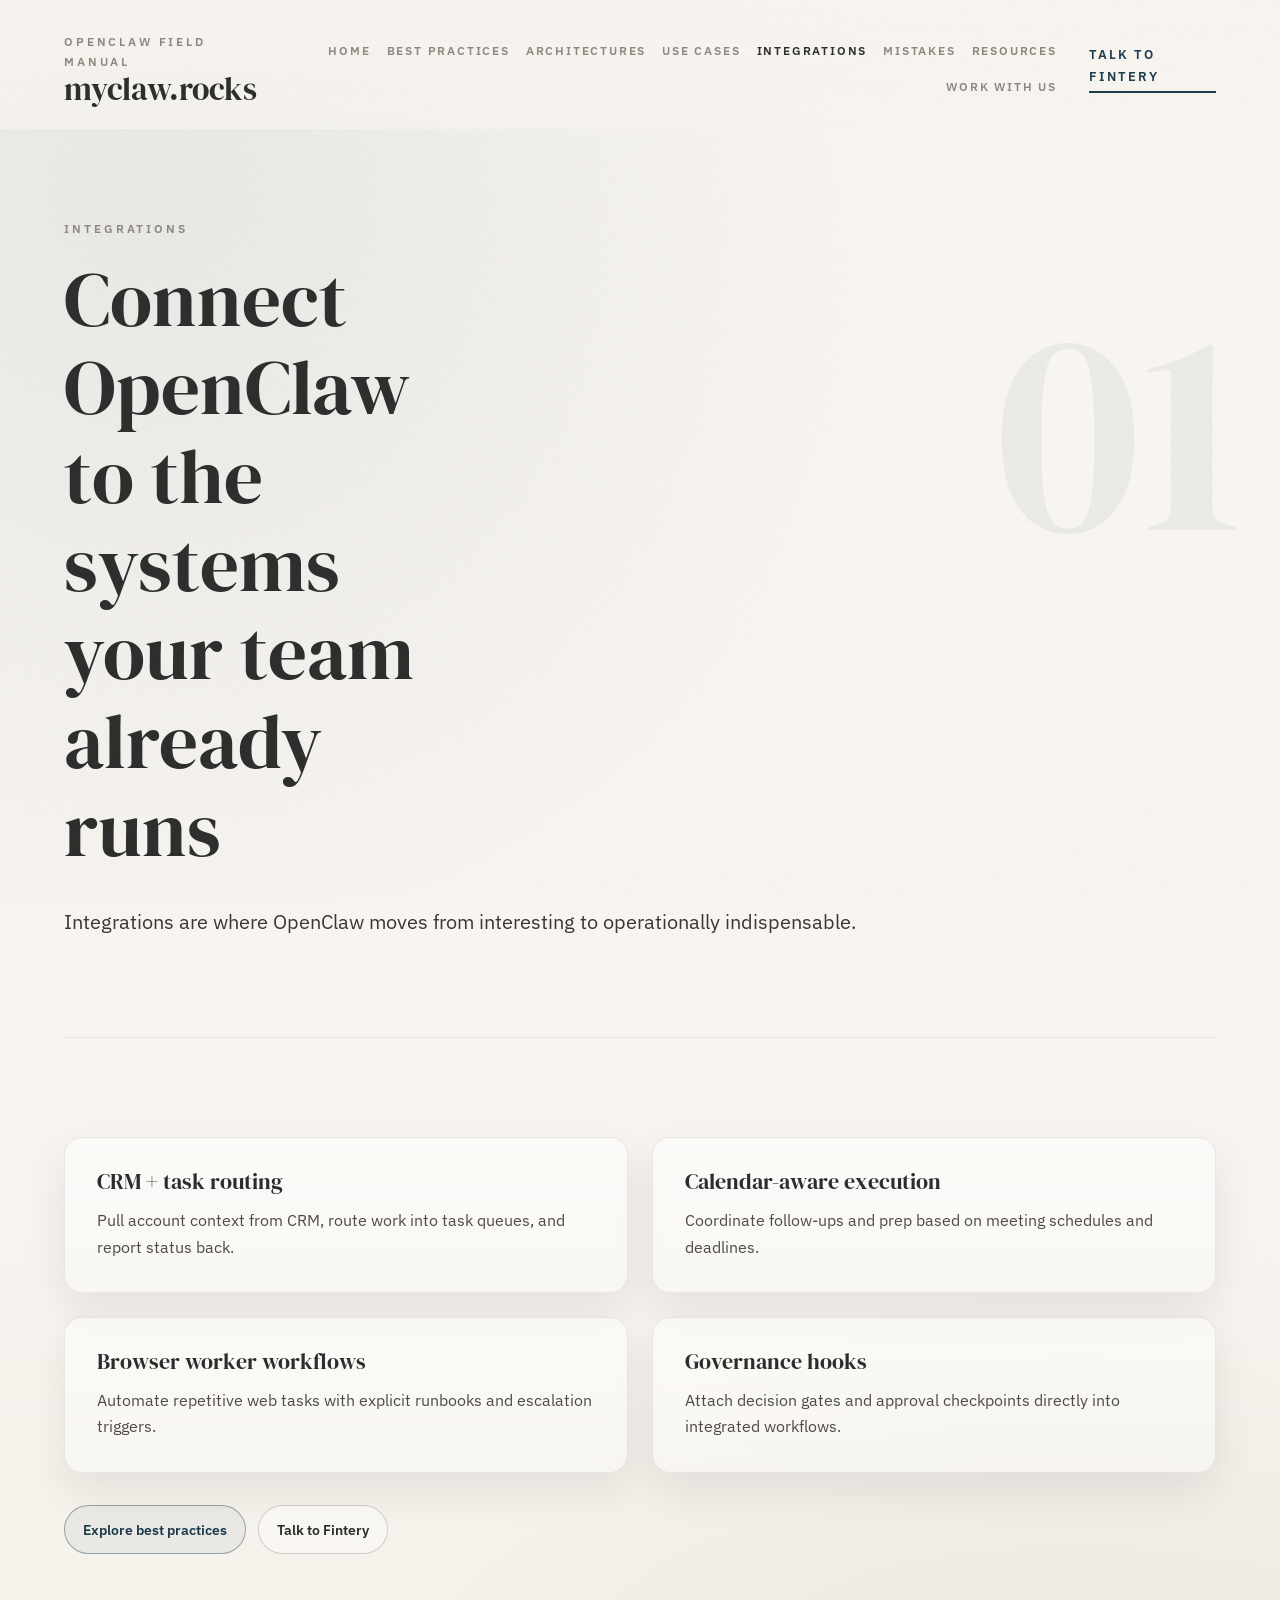
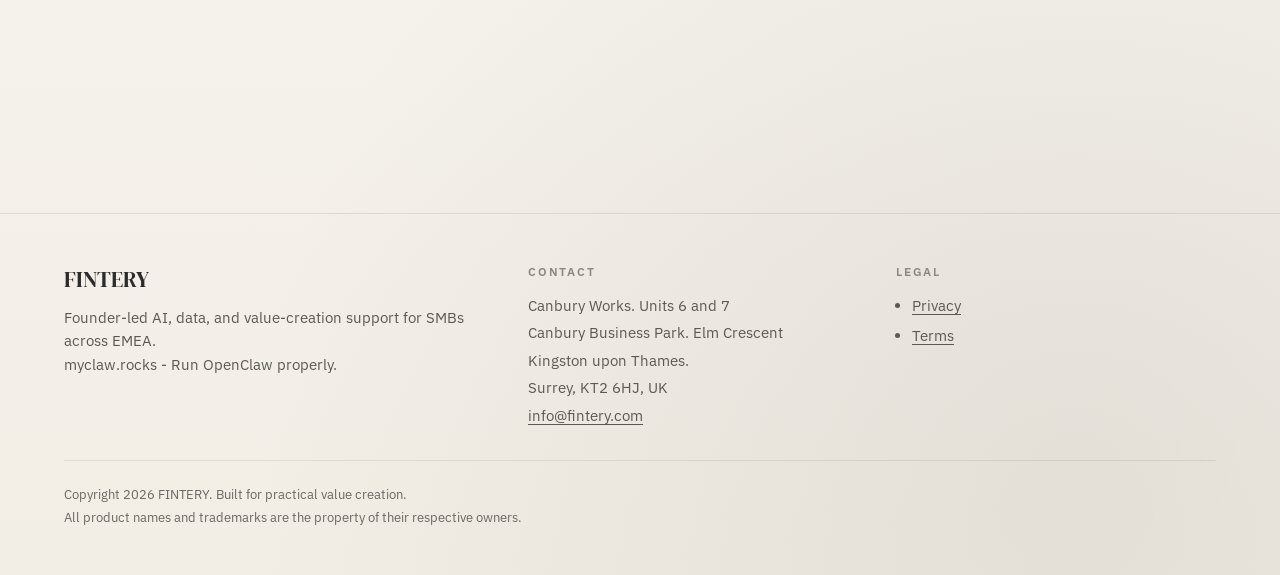
<file: integrations.html>
<!doctype html>
<html lang="en">
  <head>
    <meta charset="UTF-8" />
    <meta name="viewport" content="width=device-width, initial-scale=1.0" />
    <title>Integrations | myclaw.rocks</title>
    <meta name="description" content="OpenClaw integration patterns for CRM, tasks, calendars, and browser workflows." />
    <link rel="stylesheet" href="assets/css/styles.css" />
  </head>
  <body>
    <div data-site-header></div>
    <main class="site-shell">
      <section class="hero reveal">
        <p class="kicker">Integrations</p>
        <h1>Connect OpenClaw to the systems your team already runs</h1>
        <p class="lede">Integrations are where OpenClaw moves from interesting to operationally indispensable.</p>
      </section>
      <section class="reveal">
        <div class="grid-2">
          <article class="card">
            <h3>CRM + task routing</h3>
            <p>Pull account context from CRM, route work into task queues, and report status back.</p>
          </article>
          <article class="card">
            <h3>Calendar-aware execution</h3>
            <p>Coordinate follow-ups and prep based on meeting schedules and deadlines.</p>
          </article>
          <article class="card">
            <h3>Browser worker workflows</h3>
            <p>Automate repetitive web tasks with explicit runbooks and escalation triggers.</p>
          </article>
          <article class="card">
            <h3>Governance hooks</h3>
            <p>Attach decision gates and approval checkpoints directly into integrated workflows.</p>
          </article>
        </div>
        <div class="cta-strip">
          <a class="btn btn-primary" href="best-practices.html">Explore best practices</a>
          <a class="btn btn-secondary" href="work-with-us.html">Talk to Fintery</a>
        </div>
      </section>
    </main>
    <div data-site-footer></div>
    <script src="assets/js/site.js"></script>
  </body>
</html>
</file>
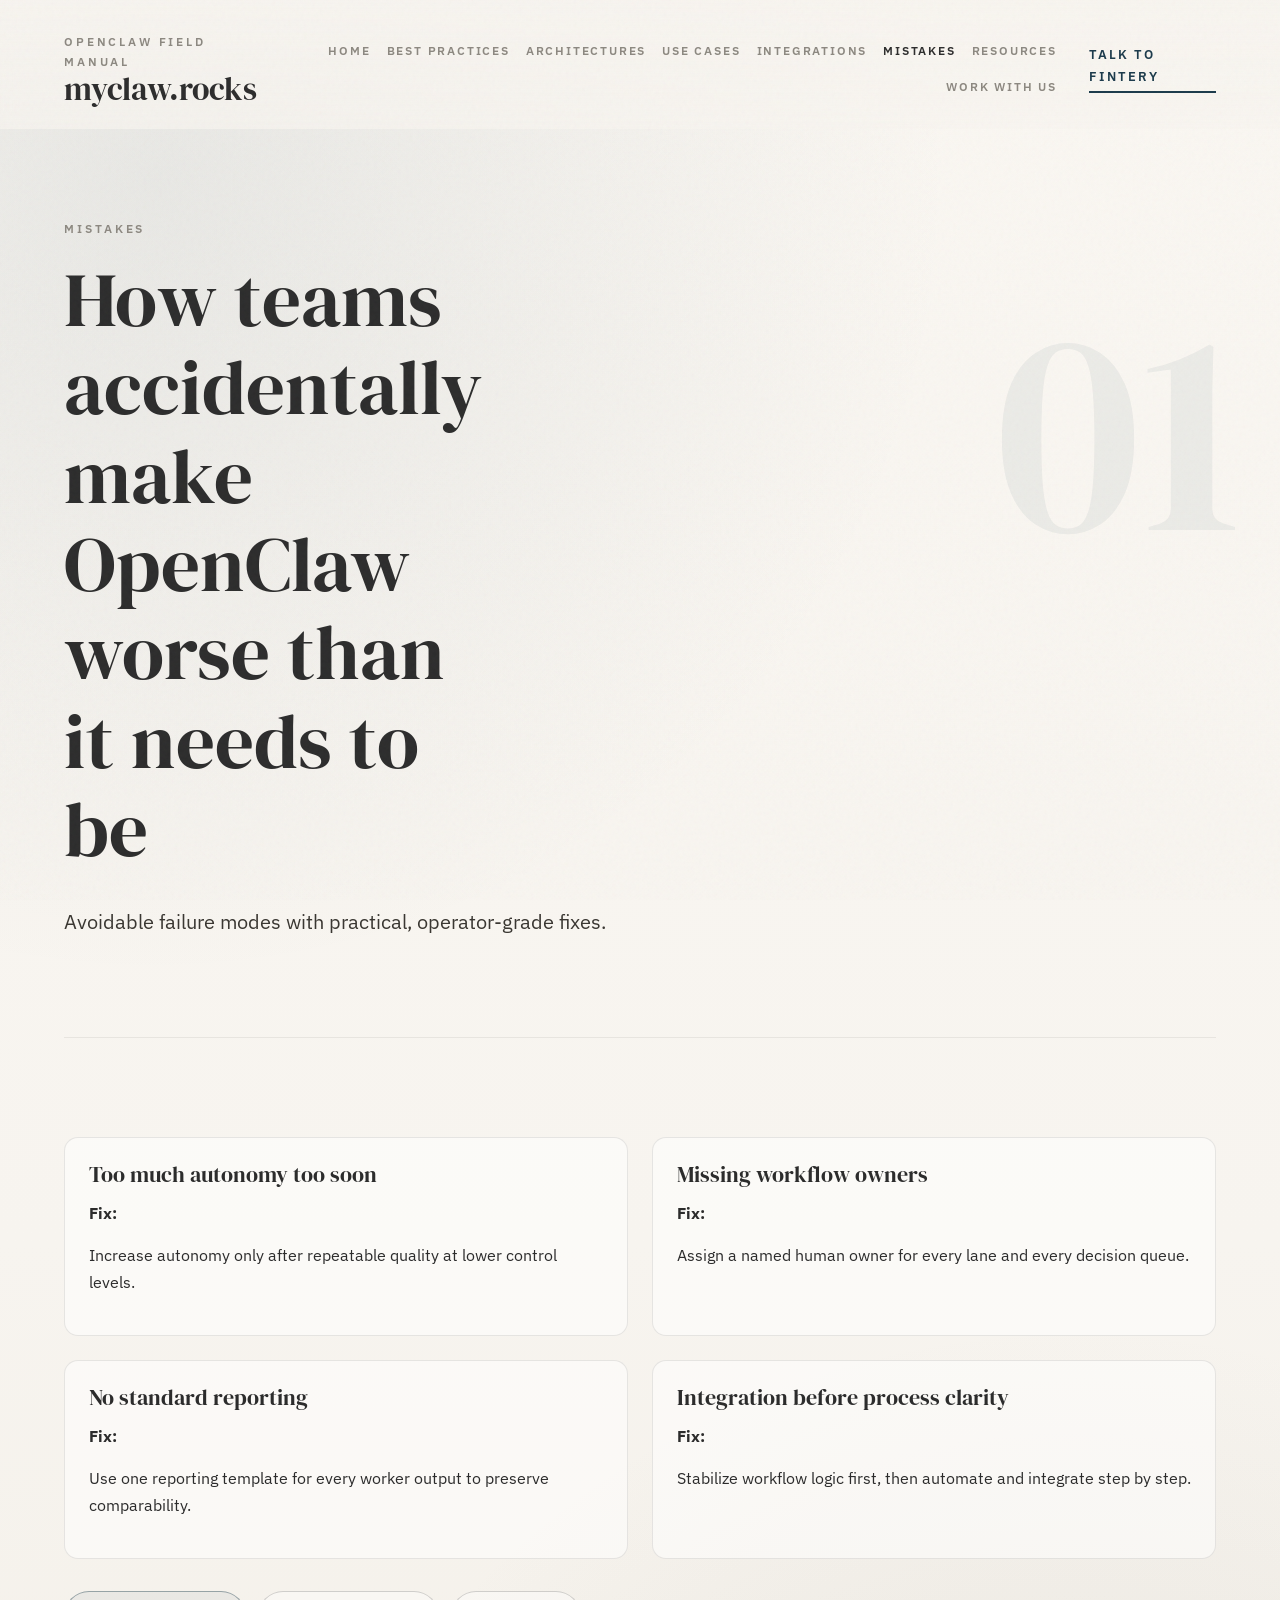
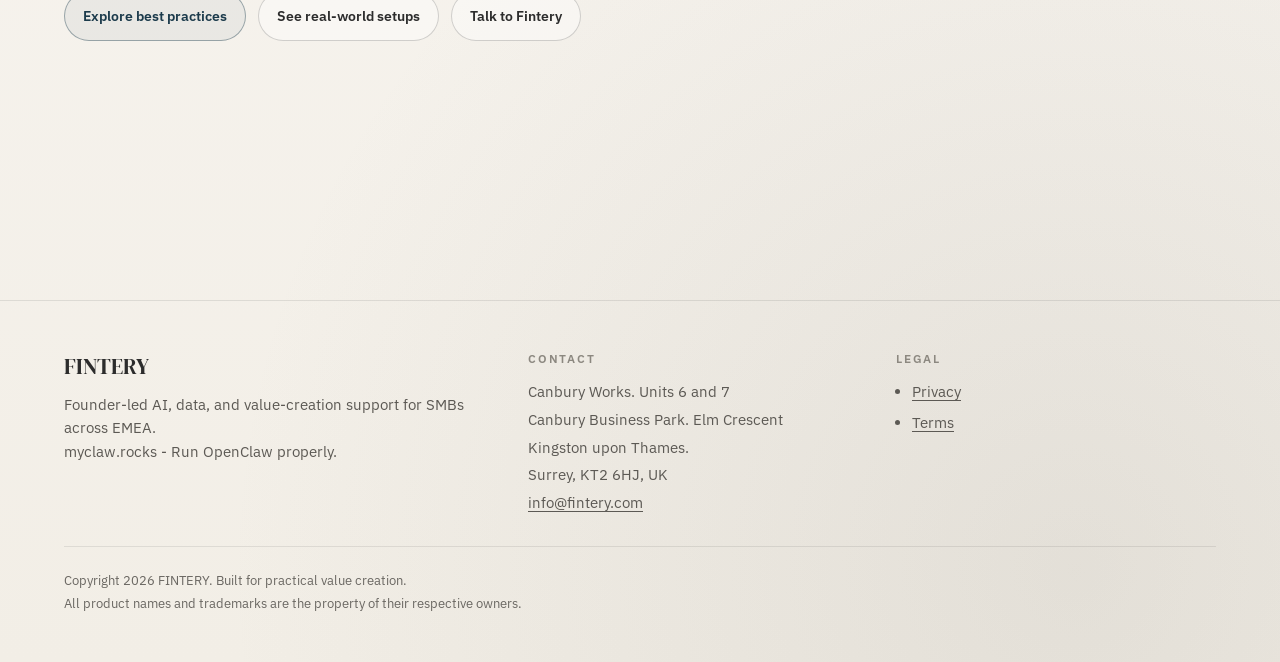
<file: mistakes.html>
<!doctype html>
<html lang="en">
  <head>
    <meta charset="UTF-8" />
    <meta name="viewport" content="width=device-width, initial-scale=1.0" />
    <title>Mistakes | myclaw.rocks</title>
    <meta name="description" content="Common OpenClaw mistakes and practical fixes for stable operations." />
    <link rel="stylesheet" href="assets/css/styles.css" />
  </head>
  <body>
    <div data-site-header></div>
    <main class="site-shell">
      <section class="hero reveal">
        <p class="kicker">Mistakes</p>
        <h1>How teams accidentally make OpenClaw worse than it needs to be</h1>
        <p class="lede">Avoidable failure modes with practical, operator-grade fixes.</p>
      </section>
      <section class="reveal">
        <div class="mistake-grid">
          <article class="mistake">
            <h4>Too much autonomy too soon</h4>
            <strong>Fix:</strong>
            <p>Increase autonomy only after repeatable quality at lower control levels.</p>
          </article>
          <article class="mistake">
            <h4>Missing workflow owners</h4>
            <strong>Fix:</strong>
            <p>Assign a named human owner for every lane and every decision queue.</p>
          </article>
          <article class="mistake">
            <h4>No standard reporting</h4>
            <strong>Fix:</strong>
            <p>Use one reporting template for every worker output to preserve comparability.</p>
          </article>
          <article class="mistake">
            <h4>Integration before process clarity</h4>
            <strong>Fix:</strong>
            <p>Stabilize workflow logic first, then automate and integrate step by step.</p>
          </article>
        </div>
        <div class="cta-strip">
          <a class="btn btn-primary" href="best-practices.html">Explore best practices</a>
          <a class="btn btn-secondary" href="architectures.html">See real-world setups</a>
          <a class="btn btn-secondary" href="work-with-us.html">Talk to Fintery</a>
        </div>
      </section>
    </main>
    <div data-site-footer></div>
    <script src="assets/js/site.js"></script>
  </body>
</html>
</file>
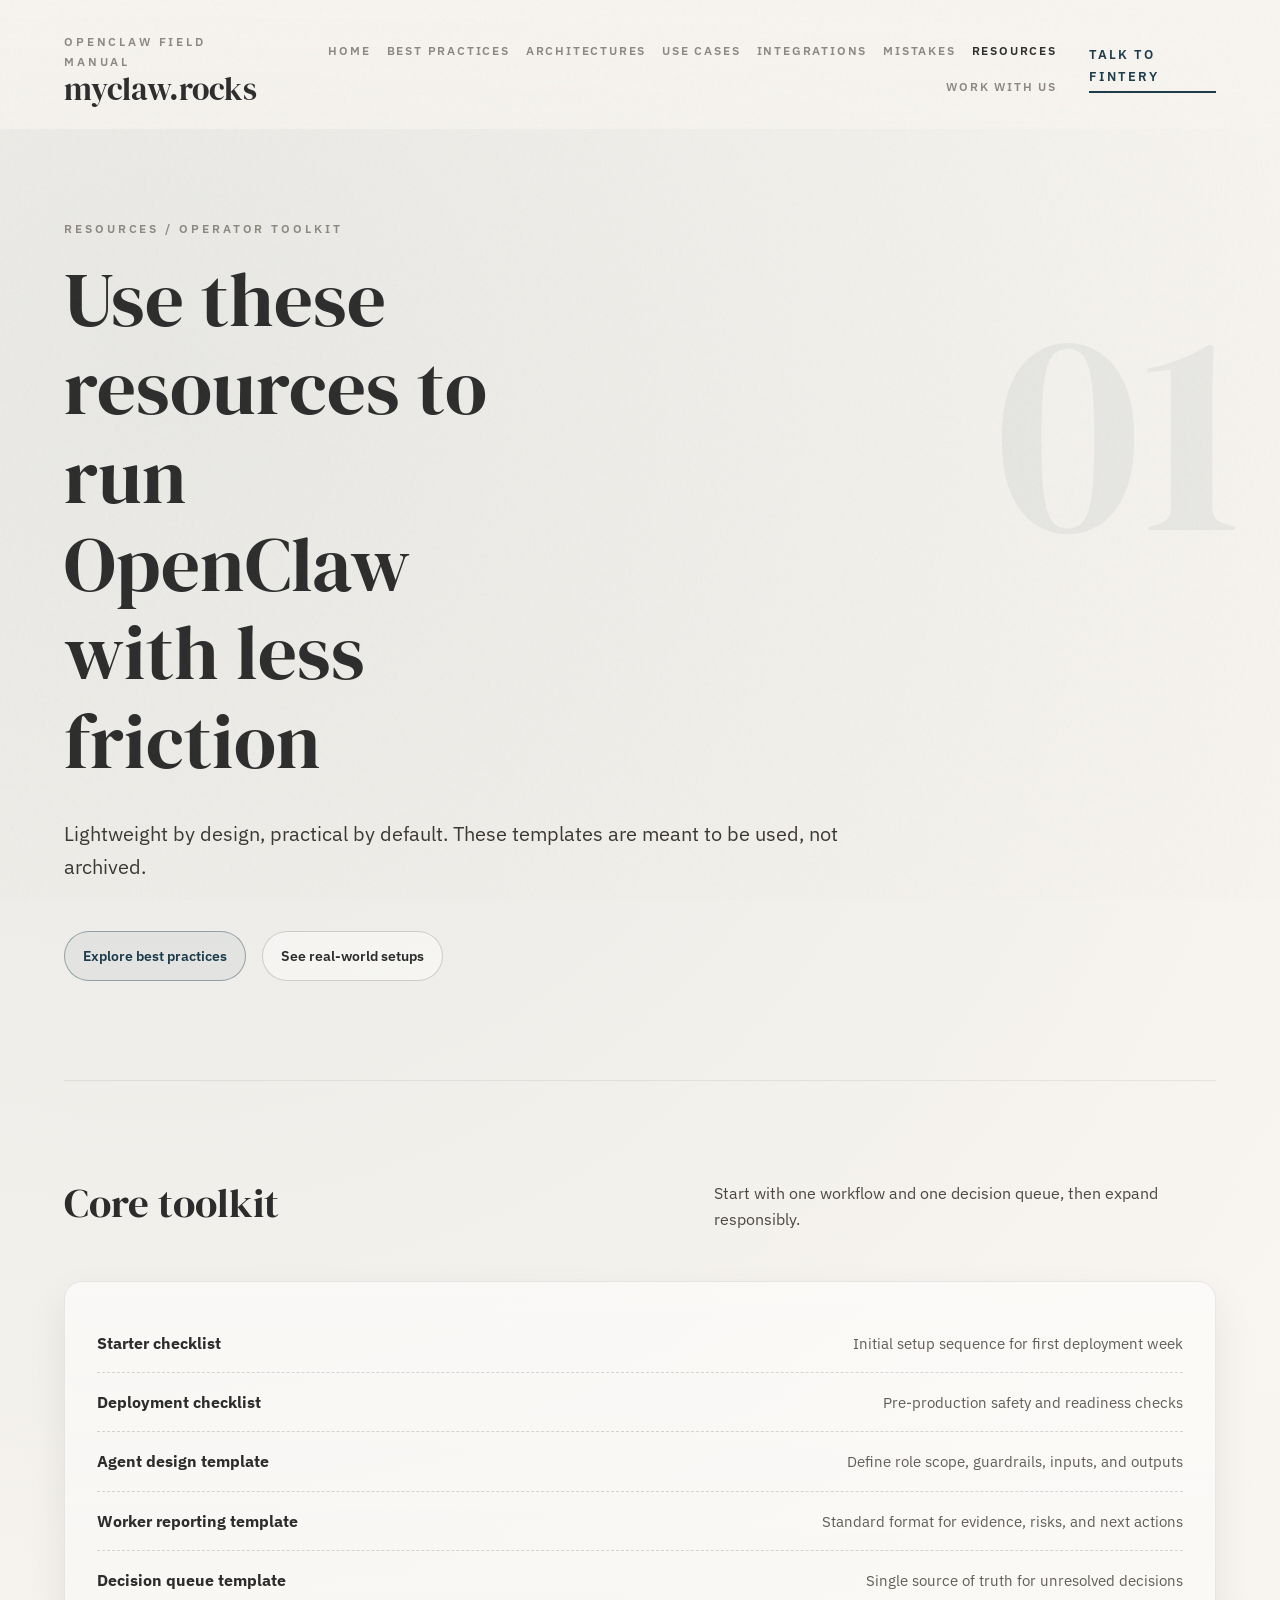
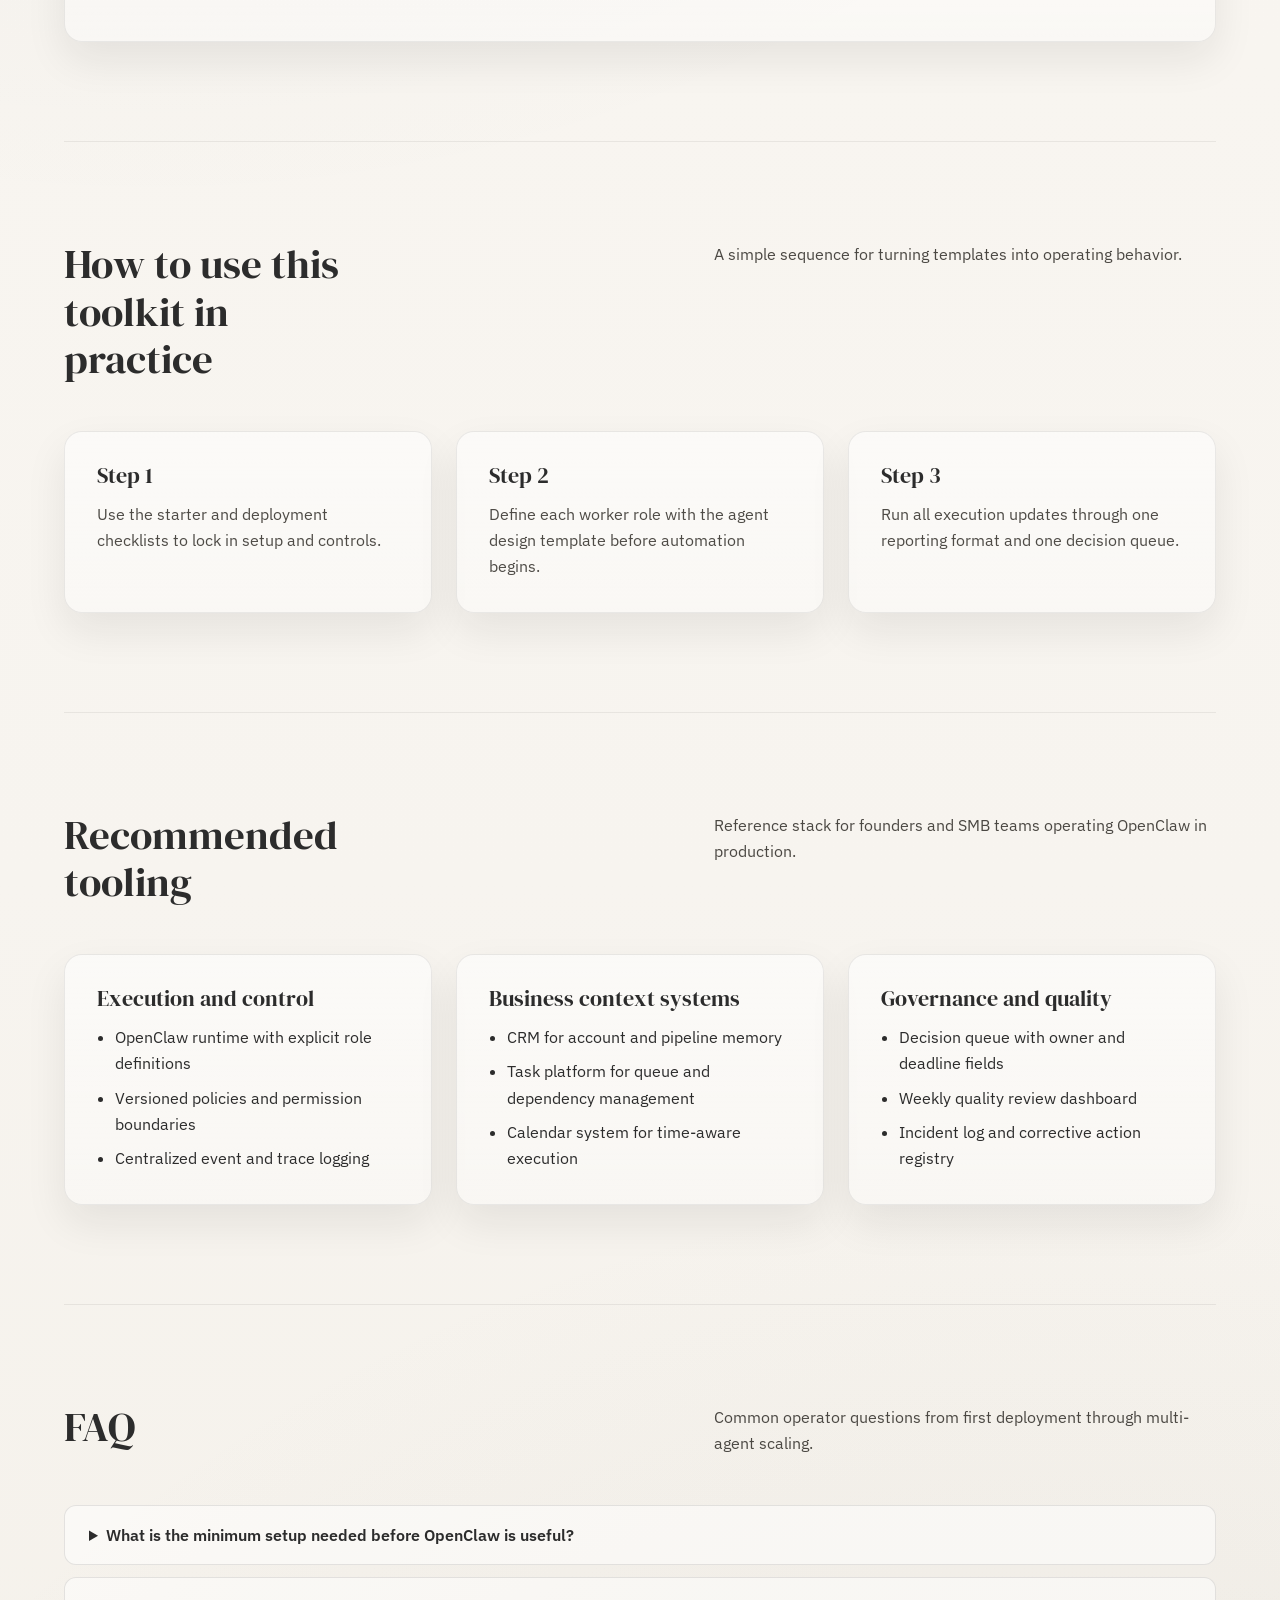
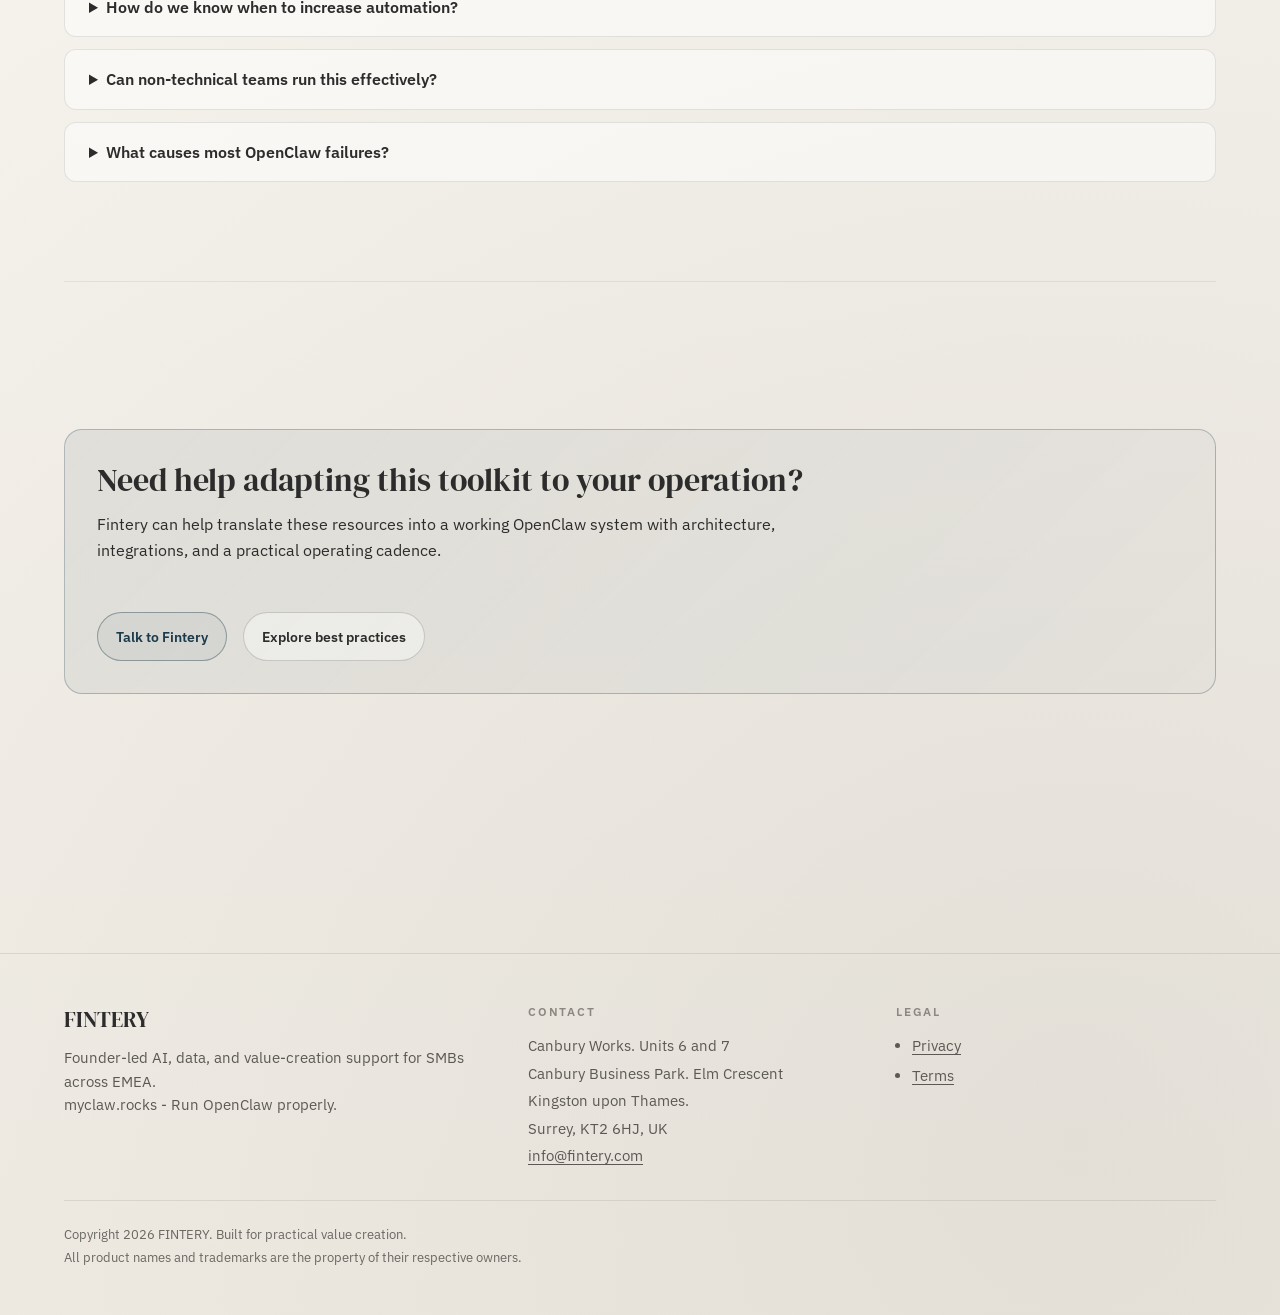
<file: resources.html>
<!doctype html>
<html lang="en">
  <head>
    <meta charset="UTF-8" />
    <meta name="viewport" content="width=device-width, initial-scale=1.0" />
    <title>Resources | myclaw.rocks</title>
    <meta
      name="description"
      content="Practical OpenClaw resources: starter checklists, templates, tooling guidance, and operator FAQ."
    />
    <link rel="stylesheet" href="assets/css/styles.css" />
  </head>
  <body>
    <div data-site-header></div>

    <main class="site-shell">
      <section class="hero reveal">
        <p class="kicker">Resources / Operator Toolkit</p>
        <h1>Use these resources to run OpenClaw with less friction</h1>
        <p class="lede">
          Lightweight by design, practical by default. These templates are meant to be used, not archived.
        </p>
        <div class="hero-actions">
          <a class="btn btn-primary" href="best-practices.html">Explore best practices</a>
          <a class="btn btn-secondary" href="architectures.html">See real-world setups</a>
        </div>
      </section>

      <section class="reveal">
        <div class="section-head">
          <h2 class="section-title">Core toolkit</h2>
          <p class="section-summary">Start with one workflow and one decision queue, then expand responsibly.</p>
        </div>
        <article class="resource-card">
          <a class="template-link" href="resources/templates/starter-checklist.md" download>
            <strong>Starter checklist</strong>
            <span>Initial setup sequence for first deployment week</span>
          </a>
          <a class="template-link" href="resources/templates/deployment-checklist.md" download>
            <strong>Deployment checklist</strong>
            <span>Pre-production safety and readiness checks</span>
          </a>
          <a class="template-link" href="resources/templates/agent-design-template.md" download>
            <strong>Agent design template</strong>
            <span>Define role scope, guardrails, inputs, and outputs</span>
          </a>
          <a class="template-link" href="resources/templates/worker-reporting-template.md" download>
            <strong>Worker reporting template</strong>
            <span>Standard format for evidence, risks, and next actions</span>
          </a>
          <a class="template-link" href="resources/templates/decision-queue-template.md" download>
            <strong>Decision queue template</strong>
            <span>Single source of truth for unresolved decisions</span>
          </a>
        </article>
      </section>

      <section class="reveal">
        <div class="section-head">
          <h2 class="section-title">How to use this toolkit in practice</h2>
          <p class="section-summary">A simple sequence for turning templates into operating behavior.</p>
        </div>
        <div class="grid-3">
          <article class="card">
            <h3>Step 1</h3>
            <p>Use the starter and deployment checklists to lock in setup and controls.</p>
          </article>
          <article class="card">
            <h3>Step 2</h3>
            <p>Define each worker role with the agent design template before automation begins.</p>
          </article>
          <article class="card">
            <h3>Step 3</h3>
            <p>Run all execution updates through one reporting format and one decision queue.</p>
          </article>
        </div>
      </section>

      <section class="reveal">
        <div class="section-head">
          <h2 class="section-title">Recommended tooling</h2>
          <p class="section-summary">Reference stack for founders and SMB teams operating OpenClaw in production.</p>
        </div>
        <div class="grid-3">
          <article class="card">
            <h3>Execution and control</h3>
            <ul class="op-list">
              <li>OpenClaw runtime with explicit role definitions</li>
              <li>Versioned policies and permission boundaries</li>
              <li>Centralized event and trace logging</li>
            </ul>
          </article>
          <article class="card">
            <h3>Business context systems</h3>
            <ul class="op-list">
              <li>CRM for account and pipeline memory</li>
              <li>Task platform for queue and dependency management</li>
              <li>Calendar system for time-aware execution</li>
            </ul>
          </article>
          <article class="card">
            <h3>Governance and quality</h3>
            <ul class="op-list">
              <li>Decision queue with owner and deadline fields</li>
              <li>Weekly quality review dashboard</li>
              <li>Incident log and corrective action registry</li>
            </ul>
          </article>
        </div>
      </section>

      <section class="reveal">
        <div class="section-head">
          <h2 class="section-title">FAQ</h2>
          <p class="section-summary">Common operator questions from first deployment through multi-agent scaling.</p>
        </div>

        <details>
          <summary>What is the minimum setup needed before OpenClaw is useful?</summary>
          <p>
            One bounded workflow, one planner, one worker, one reviewer, and one decision queue. Add complexity only
            after this baseline is stable.
          </p>
        </details>

        <details>
          <summary>How do we know when to increase automation?</summary>
          <p>
            Only after repeated review cycles show acceptable output quality and low incident rates in current scope.
          </p>
        </details>

        <details>
          <summary>Can non-technical teams run this effectively?</summary>
          <p>
            Yes, if runbooks, templates, and escalation rules are clear. Technical complexity should be abstracted
            behind disciplined operating routines.
          </p>
        </details>

        <details>
          <summary>What causes most OpenClaw failures?</summary>
          <p>
            Fragmented ownership and fragmented decision queues. When nobody owns final decisions, quality degrades
            quickly.
          </p>
        </details>
      </section>

      <section class="reveal">
        <div class="callout">
          <h3>Need help adapting this toolkit to your operation?</h3>
          <p>
            Fintery can help translate these resources into a working OpenClaw system with architecture, integrations,
            and a practical operating cadence.
          </p>
          <div class="hero-actions">
            <a class="btn btn-primary" href="work-with-us.html">Talk to Fintery</a>
            <a class="btn btn-secondary" href="best-practices.html">Explore best practices</a>
          </div>
        </div>
      </section>
    </main>

    <div data-site-footer></div>
    <script src="assets/js/site.js"></script>
  </body>
</html>
</file>
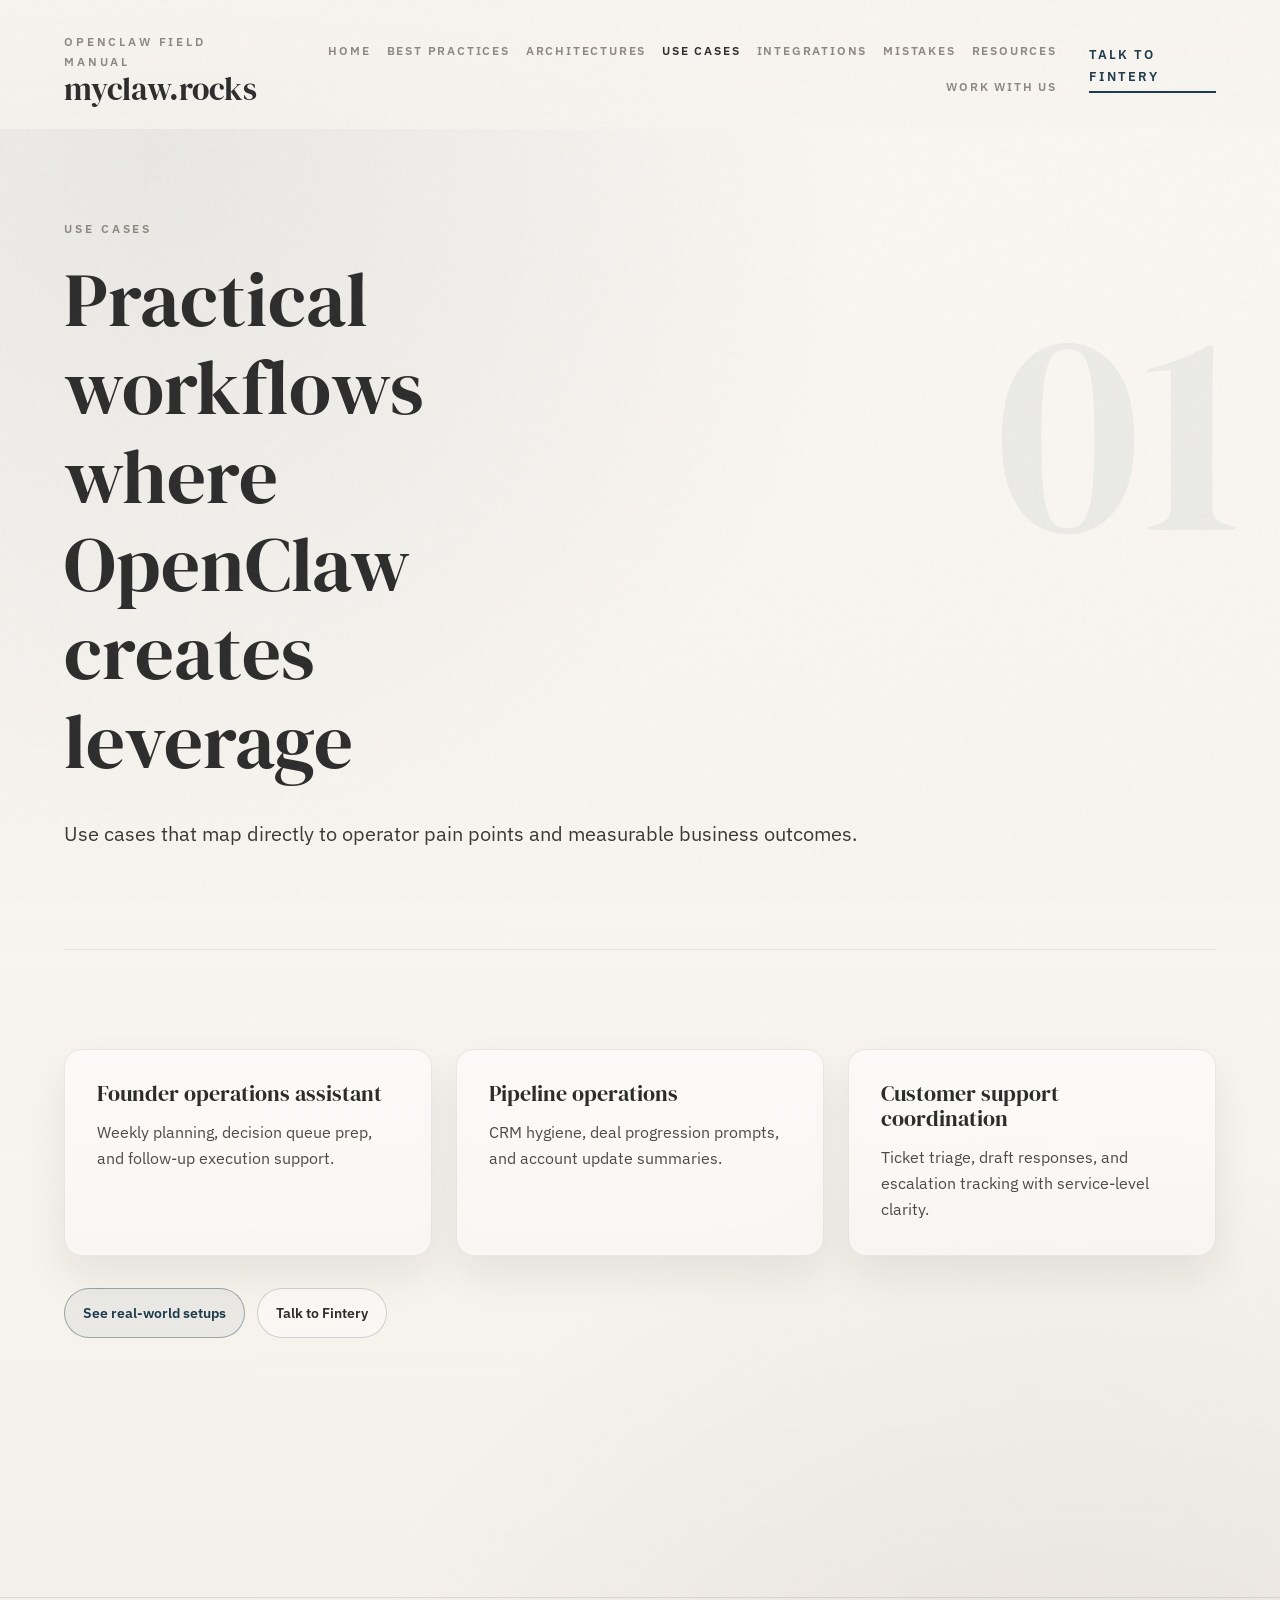
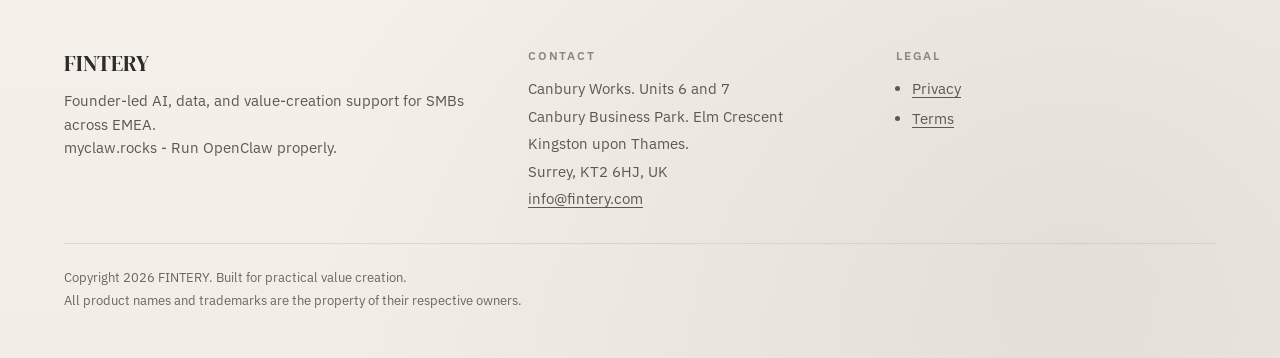
<file: use-cases.html>
<!doctype html>
<html lang="en">
  <head>
    <meta charset="UTF-8" />
    <meta name="viewport" content="width=device-width, initial-scale=1.0" />
    <title>Use Cases | myclaw.rocks</title>
    <meta name="description" content="Real-world OpenClaw use cases for founders and SMB operators." />
    <link rel="stylesheet" href="assets/css/styles.css" />
  </head>
  <body>
    <div data-site-header></div>
    <main class="site-shell">
      <section class="hero reveal">
        <p class="kicker">Use Cases</p>
        <h1>Practical workflows where OpenClaw creates leverage</h1>
        <p class="lede">Use cases that map directly to operator pain points and measurable business outcomes.</p>
      </section>
      <section class="reveal">
        <div class="grid-3">
          <article class="card">
            <h3>Founder operations assistant</h3>
            <p>Weekly planning, decision queue prep, and follow-up execution support.</p>
          </article>
          <article class="card">
            <h3>Pipeline operations</h3>
            <p>CRM hygiene, deal progression prompts, and account update summaries.</p>
          </article>
          <article class="card">
            <h3>Customer support coordination</h3>
            <p>Ticket triage, draft responses, and escalation tracking with service-level clarity.</p>
          </article>
        </div>
        <div class="cta-strip">
          <a class="btn btn-primary" href="architectures.html">See real-world setups</a>
          <a class="btn btn-secondary" href="work-with-us.html">Talk to Fintery</a>
        </div>
      </section>
    </main>
    <div data-site-footer></div>
    <script src="assets/js/site.js"></script>
  </body>
</html>
</file>
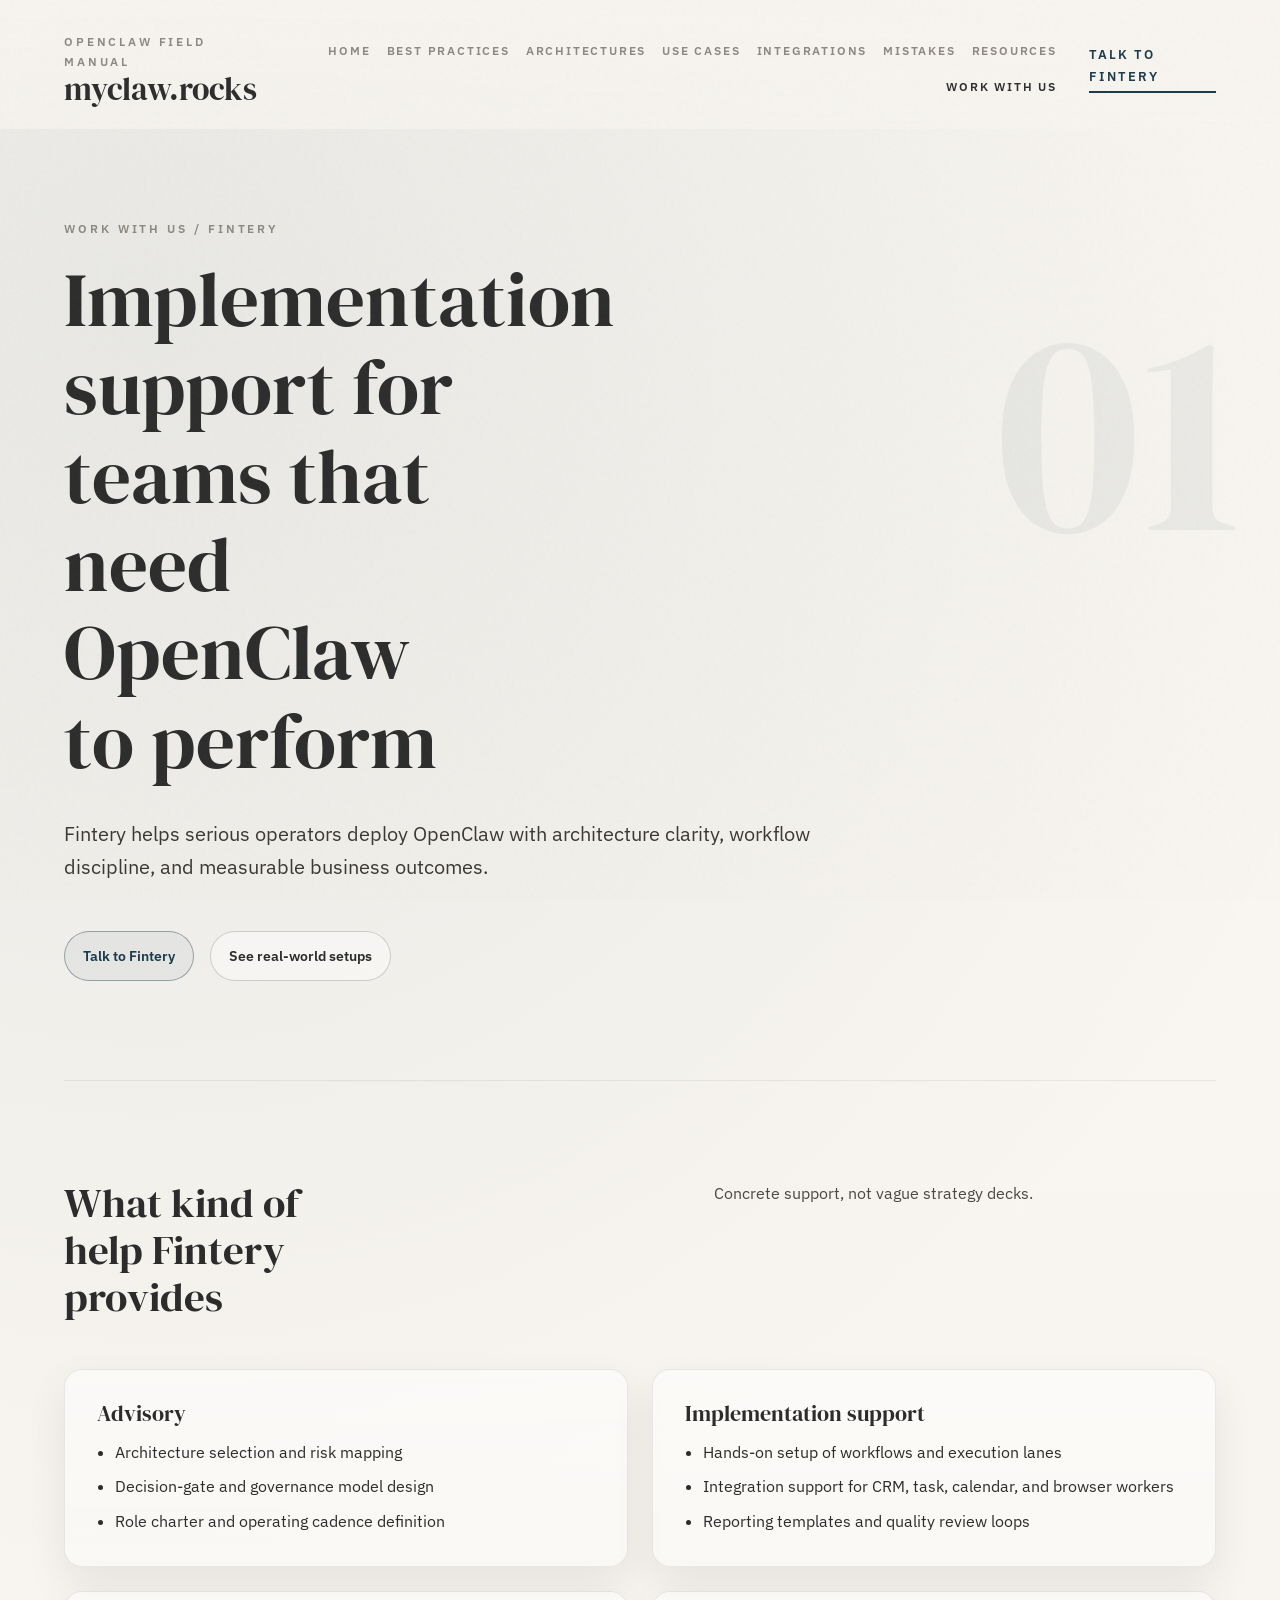
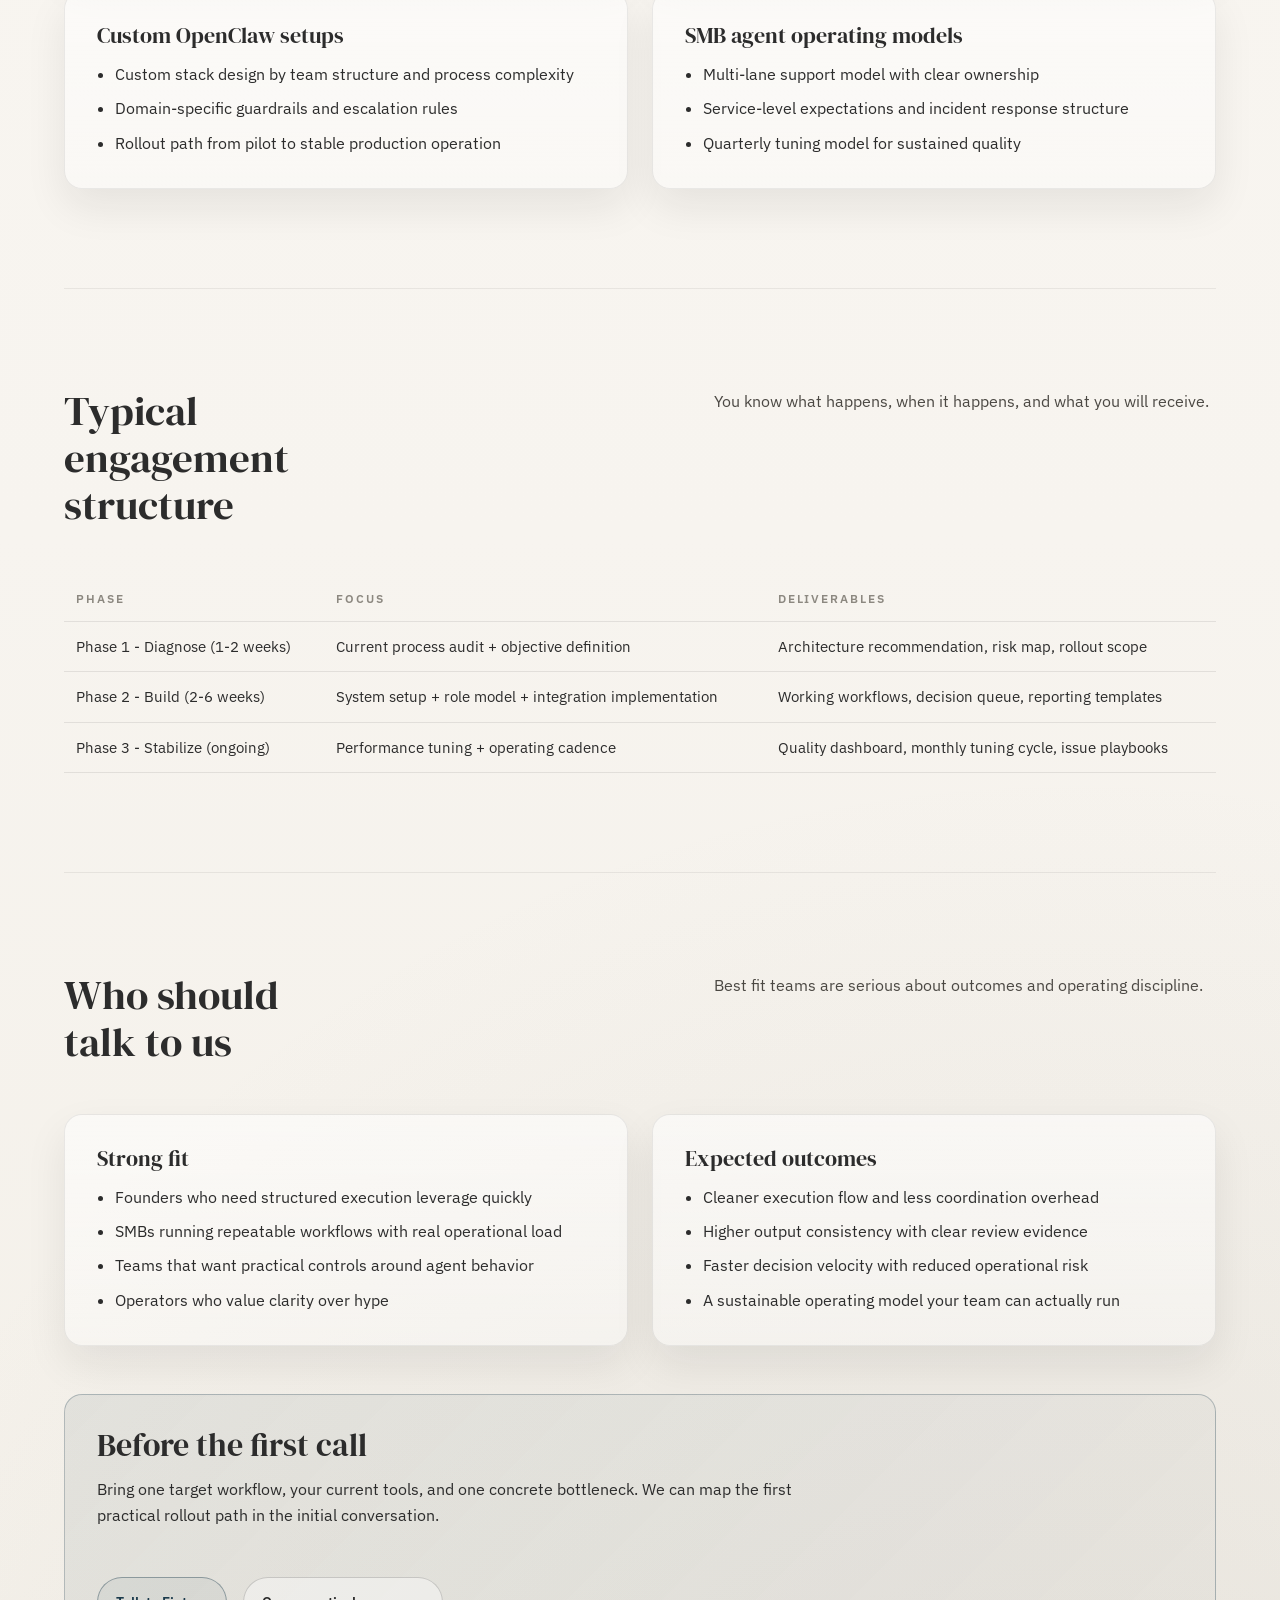
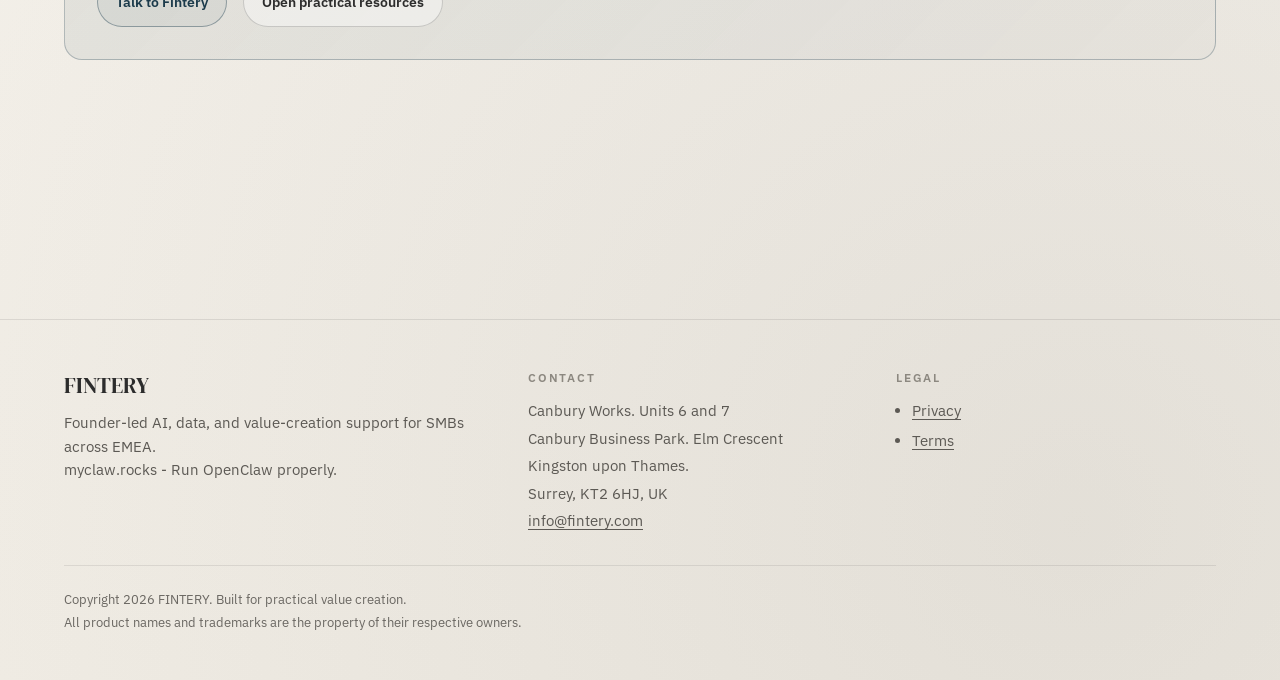
<file: work-with-us.html>
<!doctype html>
<html lang="en">
  <head>
    <meta charset="UTF-8" />
    <meta name="viewport" content="width=device-width, initial-scale=1.0" />
    <title>Work with Us | myclaw.rocks</title>
    <meta
      name="description"
      content="Concrete advisory and implementation support for OpenClaw operators by Fintery."
    />
    <link rel="stylesheet" href="assets/css/styles.css" />
  </head>
  <body>
    <div data-site-header></div>

    <main class="site-shell">
      <section class="hero reveal">
        <p class="kicker">Work with Us / Fintery</p>
        <h1>Implementation support for teams that need OpenClaw to perform</h1>
        <p class="lede">
          Fintery helps serious operators deploy OpenClaw with architecture clarity, workflow discipline, and measurable
          business outcomes.
        </p>
        <div class="hero-actions">
          <a class="btn btn-primary" href="https://fintery.com" target="_blank" rel="noreferrer">Talk to Fintery</a>
          <a class="btn btn-secondary" href="architectures.html">See real-world setups</a>
        </div>
      </section>

      <section class="reveal">
        <div class="section-head">
          <h2 class="section-title">What kind of help Fintery provides</h2>
          <p class="section-summary">Concrete support, not vague strategy decks.</p>
        </div>
        <div class="grid-2">
          <article class="service-card">
            <h3>Advisory</h3>
            <ul class="op-list">
              <li>Architecture selection and risk mapping</li>
              <li>Decision-gate and governance model design</li>
              <li>Role charter and operating cadence definition</li>
            </ul>
          </article>
          <article class="service-card">
            <h3>Implementation support</h3>
            <ul class="op-list">
              <li>Hands-on setup of workflows and execution lanes</li>
              <li>Integration support for CRM, task, calendar, and browser workers</li>
              <li>Reporting templates and quality review loops</li>
            </ul>
          </article>
          <article class="service-card">
            <h3>Custom OpenClaw setups</h3>
            <ul class="op-list">
              <li>Custom stack design by team structure and process complexity</li>
              <li>Domain-specific guardrails and escalation rules</li>
              <li>Rollout path from pilot to stable production operation</li>
            </ul>
          </article>
          <article class="service-card">
            <h3>SMB agent operating models</h3>
            <ul class="op-list">
              <li>Multi-lane support model with clear ownership</li>
              <li>Service-level expectations and incident response structure</li>
              <li>Quarterly tuning model for sustained quality</li>
            </ul>
          </article>
        </div>
      </section>

      <section class="reveal">
        <div class="section-head">
          <h2 class="section-title">Typical engagement structure</h2>
          <p class="section-summary">You know what happens, when it happens, and what you will receive.</p>
        </div>
        <table class="matrix">
          <thead>
            <tr>
              <th>Phase</th>
              <th>Focus</th>
              <th>Deliverables</th>
            </tr>
          </thead>
          <tbody>
            <tr>
              <td>Phase 1 - Diagnose (1-2 weeks)</td>
              <td>Current process audit + objective definition</td>
              <td>Architecture recommendation, risk map, rollout scope</td>
            </tr>
            <tr>
              <td>Phase 2 - Build (2-6 weeks)</td>
              <td>System setup + role model + integration implementation</td>
              <td>Working workflows, decision queue, reporting templates</td>
            </tr>
            <tr>
              <td>Phase 3 - Stabilize (ongoing)</td>
              <td>Performance tuning + operating cadence</td>
              <td>Quality dashboard, monthly tuning cycle, issue playbooks</td>
            </tr>
          </tbody>
        </table>
      </section>

      <section class="reveal">
        <div class="section-head">
          <h2 class="section-title">Who should talk to us</h2>
          <p class="section-summary">Best fit teams are serious about outcomes and operating discipline.</p>
        </div>
        <div class="grid-2">
          <article class="card">
            <h3>Strong fit</h3>
            <ul class="op-list">
              <li>Founders who need structured execution leverage quickly</li>
              <li>SMBs running repeatable workflows with real operational load</li>
              <li>Teams that want practical controls around agent behavior</li>
              <li>Operators who value clarity over hype</li>
            </ul>
          </article>
          <article class="card">
            <h3>Expected outcomes</h3>
            <ul class="op-list">
              <li>Cleaner execution flow and less coordination overhead</li>
              <li>Higher output consistency with clear review evidence</li>
              <li>Faster decision velocity with reduced operational risk</li>
              <li>A sustainable operating model your team can actually run</li>
            </ul>
          </article>
        </div>
        <div class="callout">
          <h3>Before the first call</h3>
          <p>
            Bring one target workflow, your current tools, and one concrete bottleneck. We can map the first practical
            rollout path in the initial conversation.
          </p>
          <div class="hero-actions">
            <a class="btn btn-primary" href="https://fintery.com" target="_blank" rel="noreferrer">Talk to Fintery</a>
            <a class="btn btn-secondary" href="resources.html">Open practical resources</a>
          </div>
        </div>
      </section>
    </main>

    <div data-site-footer></div>
    <script src="assets/js/site.js"></script>
  </body>
</html>
</file>
<file: assets/css/styles.css>
@import url('https://fonts.googleapis.com/css2?family=DM+Serif+Display:ital@0;1&family=IBM+Plex+Sans:wght@300;400;500;600;700&display=swap');

:root {
  --bone: #f7f4ef;
  --stone: #e8e4dc;
  --smoke: #8c8880;
  --graphite: #2c2c2c;
  --deep: #1a1714;
  --accent: #1b3a4b;
  --accent-mute: #dce5ea;
  --max: 1180px;
  --space-1: 4px;
  --space-2: 8px;
  --space-3: 12px;
  --space-4: 16px;
  --space-5: 24px;
  --space-6: 32px;
  --space-7: 48px;
  --space-8: 64px;
  --space-9: 96px;
  --radius: 18px;
  --shadow: 0 18px 42px rgba(28, 23, 20, 0.08);
  --ease-door: cubic-bezier(0.25, 0, 0, 1);
}

* {
  box-sizing: border-box;
}

html,
body {
  margin: 0;
  padding: 0;
}

body {
  font-family: 'IBM Plex Sans', 'Segoe UI', sans-serif;
  color: var(--graphite);
  background:
    radial-gradient(circle at 12% 8%, rgba(27, 58, 75, 0.08), transparent 34%),
    radial-gradient(circle at 84% 96%, rgba(140, 136, 128, 0.15), transparent 35%),
    linear-gradient(180deg, #faf7f2 0%, var(--bone) 55%, #f2eee6 100%);
  line-height: 1.65;
  min-height: 100vh;
  position: relative;
}

body::before {
  content: '';
  position: fixed;
  inset: 0;
  pointer-events: none;
  opacity: 0.035;
  background-image: url("data:image/svg+xml,%3Csvg viewBox='0 0 256 256' xmlns='http://www.w3.org/2000/svg'%3E%3Cfilter id='noise'%3E%3CfeTurbulence type='fractalNoise' baseFrequency='0.9' numOctaves='4' stitchTiles='stitch'/%3E%3C/filter%3E%3Crect width='100%25' height='100%25' filter='url(%23noise)' opacity='1'/%3E%3C/svg%3E");
  z-index: 20;
}

a {
  color: inherit;
  text-decoration: none;
}

.site-shell {
  width: min(100% - 10vw, var(--max));
  margin: 0 auto;
}

.site-header {
  padding: var(--space-6) 0 var(--space-5);
  position: sticky;
  top: 0;
  backdrop-filter: blur(8px);
  background: linear-gradient(to bottom, rgba(247, 244, 239, 0.93), rgba(247, 244, 239, 0.72));
  z-index: 10;
}

.header-inner {
  display: flex;
  align-items: center;
  justify-content: space-between;
  gap: var(--space-6);
}

.brand {
  display: inline-flex;
  flex-direction: column;
  gap: 2px;
}

.brand-mark {
  font-size: 0.74rem;
  text-transform: uppercase;
  letter-spacing: 0.24em;
  color: var(--smoke);
  font-weight: 600;
}

.brand-name {
  font-family: 'DM Serif Display', Georgia, serif;
  font-size: clamp(1.5rem, 3.2vw, 2rem);
  line-height: 1;
}

.nav-wrap {
  display: flex;
  align-items: center;
  gap: var(--space-6);
}

.nav-links {
  display: flex;
  flex-wrap: wrap;
  justify-content: flex-end;
  gap: var(--space-4);
}

.nav-link {
  font-size: 0.75rem;
  text-transform: uppercase;
  letter-spacing: 0.15em;
  color: var(--smoke);
  font-weight: 600;
  transition: color 200ms ease;
}

.nav-link:hover,
.nav-link[aria-current='page'] {
  color: var(--graphite);
}

.accent-link {
  color: var(--accent);
  font-size: 0.8rem;
  letter-spacing: 0.16em;
  text-transform: uppercase;
  font-weight: 600;
  border-bottom: 2px solid var(--accent);
  padding-bottom: 4px;
}

main {
  padding-bottom: var(--space-9);
}

section {
  padding: clamp(56px, 11vh, 108px) 0;
  border-top: 1px solid rgba(44, 44, 44, 0.08);
}

section:first-of-type {
  border-top: 0;
}

.hero {
  padding-top: clamp(40px, 10vh, 96px);
  min-height: 72vh;
  position: relative;
  border-top: 0;
}

.hero::after {
  content: '01';
  position: absolute;
  right: -2vw;
  top: 7vh;
  font-family: 'DM Serif Display', Georgia, serif;
  font-size: clamp(8rem, 24vw, 18rem);
  color: rgba(27, 58, 75, 0.06);
  pointer-events: none;
}

.kicker {
  margin: 0 0 var(--space-4);
  font-size: 0.76rem;
  letter-spacing: 0.24em;
  text-transform: uppercase;
  color: var(--smoke);
  font-weight: 600;
}

h1,
h2,
h3,
h4 {
  margin: 0;
  line-height: 1.15;
  font-weight: 400;
}

h1 {
  font-family: 'DM Serif Display', Georgia, serif;
  font-size: clamp(2.3rem, 6vw, 5.2rem);
  max-width: 11ch;
}

h1 em {
  font-style: italic;
}

.lede {
  margin: var(--space-6) 0 0;
  max-width: 70ch;
  font-size: clamp(1rem, 1.6vw, 1.25rem);
  color: #3a3732;
}

.hero-actions {
  margin-top: var(--space-7);
  display: flex;
  flex-wrap: wrap;
  gap: var(--space-4);
}

.btn {
  display: inline-flex;
  align-items: center;
  gap: var(--space-2);
  padding: 12px 18px;
  border-radius: 999px;
  border: 1px solid rgba(44, 44, 44, 0.2);
  font-weight: 600;
  font-size: 0.9rem;
  transition: all 220ms var(--ease-door);
}

.btn:hover {
  transform: translateY(-1px);
  border-color: rgba(44, 44, 44, 0.35);
}

.btn-primary {
  color: var(--accent);
  border-color: rgba(27, 58, 75, 0.4);
  background: rgba(27, 58, 75, 0.05);
}

.btn-secondary {
  background: rgba(255, 255, 255, 0.4);
}

.grid-2,
.grid-3,
.grid-4 {
  display: grid;
  gap: var(--space-5);
}

.grid-2 {
  grid-template-columns: repeat(2, minmax(0, 1fr));
}

.grid-3 {
  grid-template-columns: repeat(3, minmax(0, 1fr));
}

.grid-4 {
  grid-template-columns: repeat(4, minmax(0, 1fr));
}

.section-head {
  display: grid;
  grid-template-columns: minmax(0, 1.2fr) minmax(0, 1fr);
  gap: var(--space-7);
  margin-bottom: var(--space-7);
}

.section-title {
  font-family: 'DM Serif Display', Georgia, serif;
  font-size: clamp(1.6rem, 3.2vw, 2.8rem);
  max-width: 14ch;
}

.section-summary {
  margin: 0;
  color: #4b4843;
}

.card,
.data-card,
.stack-card,
.resource-card,
.service-card {
  background: linear-gradient(180deg, rgba(255, 255, 255, 0.55), rgba(255, 255, 255, 0.36));
  border: 1px solid rgba(44, 44, 44, 0.09);
  border-radius: var(--radius);
  padding: var(--space-6);
  box-shadow: var(--shadow);
}

.card h3,
.data-card h3,
.stack-card h3,
.resource-card h3,
.service-card h3 {
  font-family: 'DM Serif Display', Georgia, serif;
  font-size: 1.35rem;
  margin-bottom: var(--space-3);
}

.card p,
.data-card p,
.stack-card p,
.resource-card p,
.service-card p {
  margin: 0;
  color: #4e4b46;
}

.bullet-list,
.tight-list {
  margin: var(--space-4) 0 0;
  padding-left: 18px;
}

.bullet-list li,
.tight-list li {
  margin-bottom: var(--space-2);
}

.tight-list {
  margin-top: var(--space-3);
}

.pillar {
  border-left: 3px solid var(--accent);
  padding-left: var(--space-5);
  max-width: 76ch;
}

.principles {
  display: grid;
  grid-template-columns: repeat(2, minmax(0, 1fr));
  gap: var(--space-5);
}

.principle {
  padding: var(--space-5);
  border: 1px solid rgba(44, 44, 44, 0.1);
  border-radius: 14px;
  background: rgba(255, 255, 255, 0.48);
}

.principle h4 {
  font-size: 0.88rem;
  letter-spacing: 0.14em;
  text-transform: uppercase;
  color: var(--smoke);
  margin-bottom: var(--space-2);
  font-family: 'IBM Plex Sans', sans-serif;
  font-weight: 600;
}

.principle p {
  margin: 0;
}

.badge {
  display: inline-flex;
  align-items: center;
  padding: 6px 10px;
  border-radius: 999px;
  background: rgba(140, 136, 128, 0.16);
  color: #5a5752;
  font-size: 0.72rem;
  letter-spacing: 0.13em;
  text-transform: uppercase;
  font-weight: 600;
}

.mistake-grid {
  display: grid;
  grid-template-columns: repeat(2, minmax(0, 1fr));
  gap: var(--space-5);
}

.mistake {
  border: 1px solid rgba(44, 44, 44, 0.1);
  border-radius: 14px;
  padding: var(--space-5);
  background: rgba(255, 255, 255, 0.5);
}

.mistake h4 {
  margin-bottom: var(--space-3);
  font-family: 'DM Serif Display', Georgia, serif;
  font-size: 1.4rem;
}

.mistake strong {
  display: block;
  margin-bottom: var(--space-1);
}

.matrix {
  width: 100%;
  border-collapse: collapse;
  font-size: 0.95rem;
}

.matrix th,
.matrix td {
  text-align: left;
  padding: var(--space-3);
  border-bottom: 1px solid rgba(44, 44, 44, 0.1);
  vertical-align: top;
}

.matrix th {
  font-size: 0.76rem;
  letter-spacing: 0.16em;
  text-transform: uppercase;
  color: var(--smoke);
  font-weight: 600;
}

.callout {
  margin-top: var(--space-7);
  padding: var(--space-6);
  border-radius: var(--radius);
  border: 1px solid rgba(27, 58, 75, 0.28);
  background: linear-gradient(135deg, rgba(27, 58, 75, 0.08), rgba(27, 58, 75, 0.02));
}

.callout h3 {
  font-family: 'DM Serif Display', Georgia, serif;
  font-size: 2rem;
  margin-bottom: var(--space-3);
}

.callout p {
  margin: 0;
  max-width: 70ch;
}

.cta-strip {
  margin-top: var(--space-6);
  display: flex;
  flex-wrap: wrap;
  gap: var(--space-3);
}

.flow-board {
  margin-top: var(--space-6);
  border: 1px solid rgba(44, 44, 44, 0.12);
  border-radius: var(--radius);
  padding: var(--space-6);
  background: linear-gradient(180deg, rgba(255, 255, 255, 0.62), rgba(255, 255, 255, 0.36));
  box-shadow: var(--shadow);
}

.flow-grid {
  display: grid;
  grid-template-columns: repeat(3, minmax(0, 1fr));
  gap: var(--space-4);
}

.flow-node {
  border: 1px solid rgba(44, 44, 44, 0.1);
  border-radius: 14px;
  padding: var(--space-4);
  background: rgba(255, 255, 255, 0.7);
}

.flow-node strong {
  display: block;
  margin-bottom: var(--space-2);
  font-family: 'DM Serif Display', Georgia, serif;
  font-size: 1.2rem;
  font-weight: 400;
}

.flow-node p {
  margin: 0;
  color: #504d48;
  font-size: 0.95rem;
}

.flow-caption {
  margin: var(--space-4) 0 0;
  color: #5b5752;
}

.op-list {
  margin: var(--space-3) 0 0;
  padding-left: 18px;
}

.op-list li + li {
  margin-top: var(--space-2);
}

.architecture-detail {
  display: grid;
  grid-template-columns: 1fr;
  gap: var(--space-3);
  margin-top: var(--space-4);
}

.architecture-detail p {
  margin: 0;
}

.label {
  font-size: 0.74rem;
  letter-spacing: 0.14em;
  text-transform: uppercase;
  color: var(--smoke);
  font-weight: 600;
  display: block;
  margin-bottom: 4px;
}

.template-link {
  display: flex;
  align-items: baseline;
  justify-content: space-between;
  gap: var(--space-4);
  padding: var(--space-4) 0;
  border-bottom: 1px dashed rgba(44, 44, 44, 0.18);
}

.template-link:last-child {
  border-bottom: 0;
}

.template-link span {
  color: #615e59;
  font-size: 0.92rem;
}

details {
  border: 1px solid rgba(44, 44, 44, 0.11);
  border-radius: 12px;
  padding: var(--space-4) var(--space-5);
  background: rgba(255, 255, 255, 0.5);
}

details + details {
  margin-top: var(--space-3);
}

summary {
  cursor: pointer;
  font-weight: 600;
}

.footer {
  border-top: 1px solid rgba(44, 44, 44, 0.11);
  padding: var(--space-7) 0;
  margin-top: var(--space-8);
}

.footer-grid {
  display: grid;
  grid-template-columns: 1.3fr 1fr 1fr;
  gap: var(--space-7);
  align-items: start;
}

.footer-title {
  margin: 0 0 var(--space-2);
  font-family: 'DM Serif Display', Georgia, serif;
  font-size: 1.35rem;
}

.footer-label {
  margin: 0 0 var(--space-3);
  font-size: 0.74rem;
  text-transform: uppercase;
  letter-spacing: 0.15em;
  color: var(--smoke);
  font-weight: 600;
}

.footer-copy {
  margin: 0;
  color: #5c5954;
  font-size: 0.92rem;
  line-height: 1.6;
}

.footer-copy p {
  margin: 0;
}

.footer-copy p + p {
  margin-top: 4px;
}

.footer-links {
  margin: 0;
  padding-left: 16px;
  color: #5c5954;
  font-size: 0.92rem;
}

.footer-links li + li {
  margin-top: 6px;
}

.footer a {
  color: inherit;
  text-decoration: underline;
  text-underline-offset: 3px;
}

.footer-bottom {
  margin-top: var(--space-6);
  padding-top: var(--space-5);
  border-top: 1px solid rgba(44, 44, 44, 0.1);
  color: #6a6762;
  font-size: 0.8rem;
  line-height: 1.5;
}

.footer-bottom p {
  margin: 0;
}

.footer-bottom p + p {
  margin-top: 4px;
}

.reveal {
  opacity: 0;
  transform: translateY(20px);
  transition: opacity 800ms var(--ease-door), transform 800ms var(--ease-door);
}

.reveal.in {
  opacity: 1;
  transform: translateY(0);
}

@media (max-width: 1080px) {
  .grid-4 {
    grid-template-columns: repeat(2, minmax(0, 1fr));
  }

  .grid-3 {
    grid-template-columns: repeat(2, minmax(0, 1fr));
  }

  .section-head,
  .grid-2,
  .mistake-grid,
  .principles {
    grid-template-columns: 1fr;
  }

  .hero::after {
    right: 0;
  }

  .footer-grid {
    grid-template-columns: 1fr 1fr;
  }
}

@media (max-width: 760px) {
  .site-shell {
    width: min(100% - 8vw, var(--max));
  }

  .site-header {
    padding-top: var(--space-5);
  }

  .header-inner {
    flex-direction: column;
    align-items: flex-start;
    gap: var(--space-4);
  }

  .nav-wrap {
    flex-direction: column;
    align-items: flex-start;
    gap: var(--space-3);
  }

  .nav-links {
    justify-content: flex-start;
  }

  .hero {
    min-height: 0;
  }

  .hero::after {
    top: 0;
    font-size: clamp(6rem, 35vw, 12rem);
  }

  .grid-3,
  .grid-4 {
    grid-template-columns: 1fr;
  }

  .flow-grid {
    grid-template-columns: 1fr;
  }

  .footer-grid {
    grid-template-columns: 1fr;
    gap: var(--space-5);
  }

  .btn {
    width: 100%;
    justify-content: center;
  }
}
</file>
